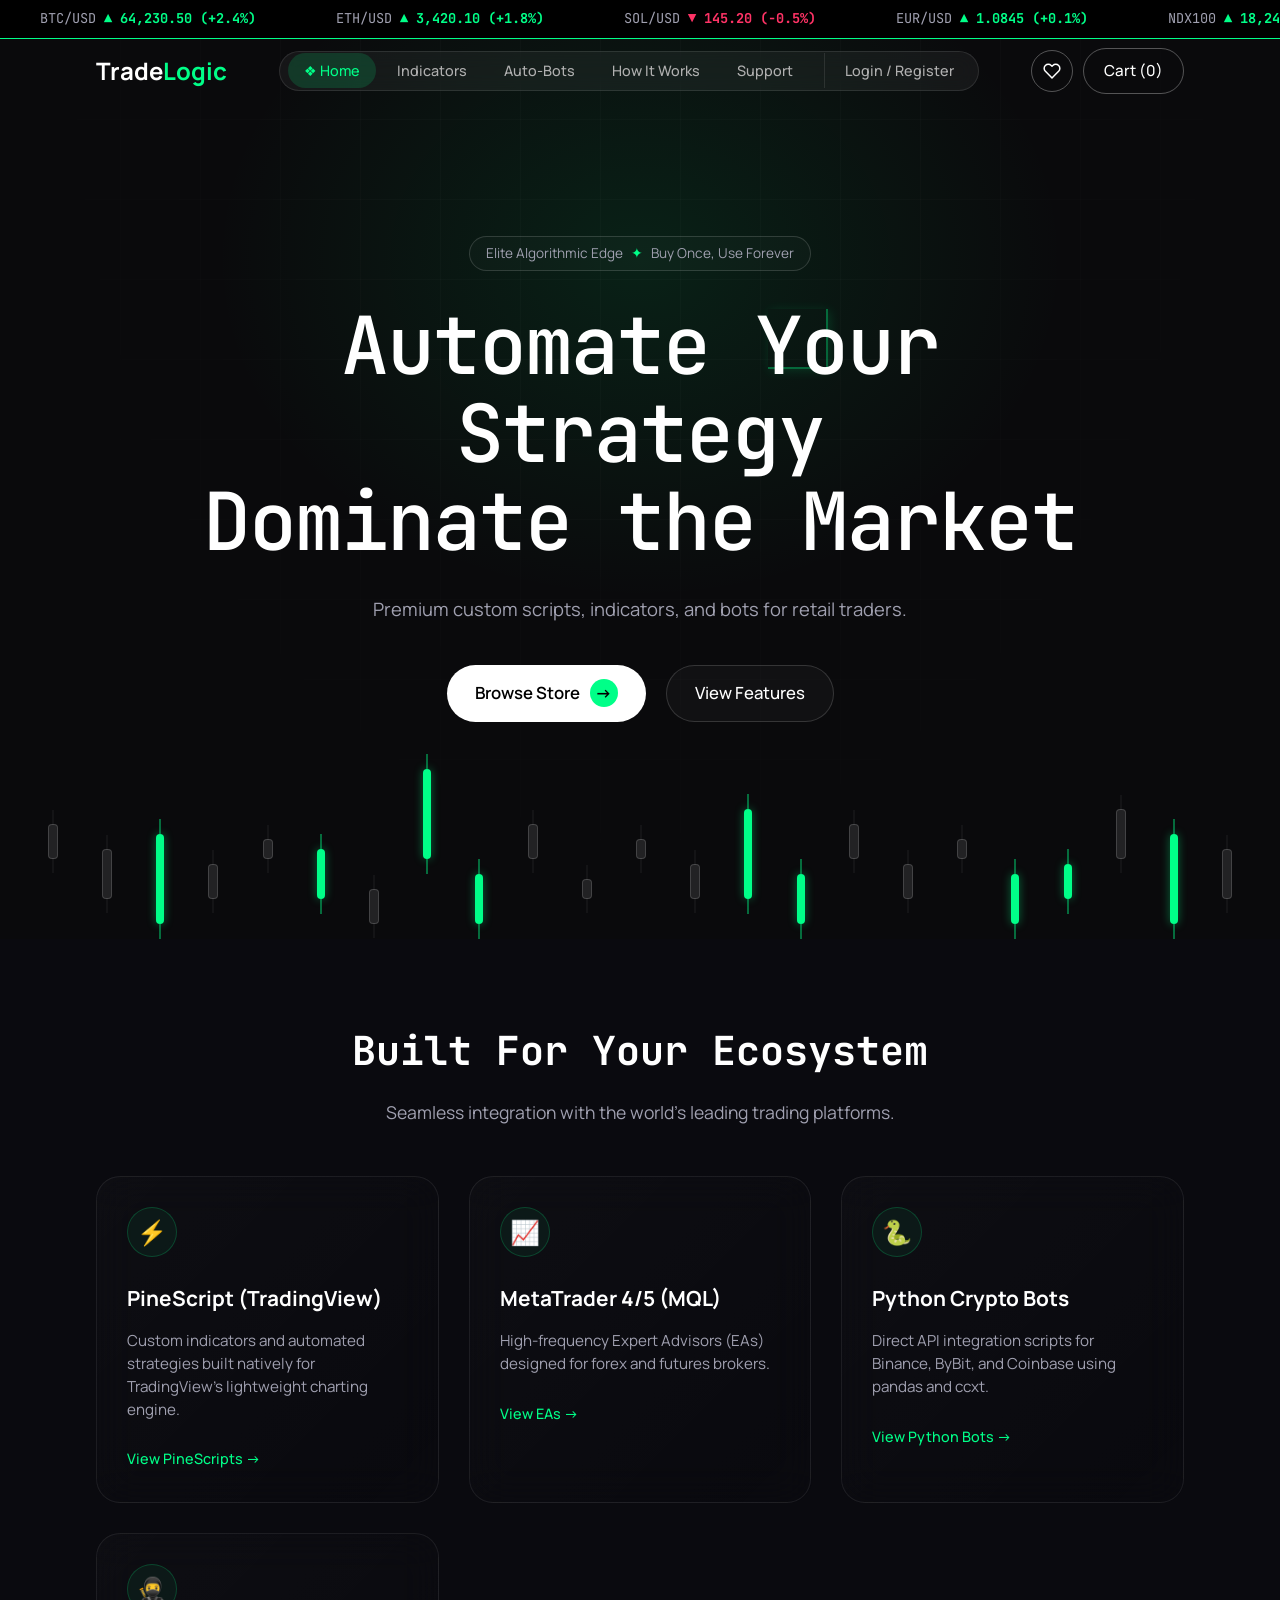
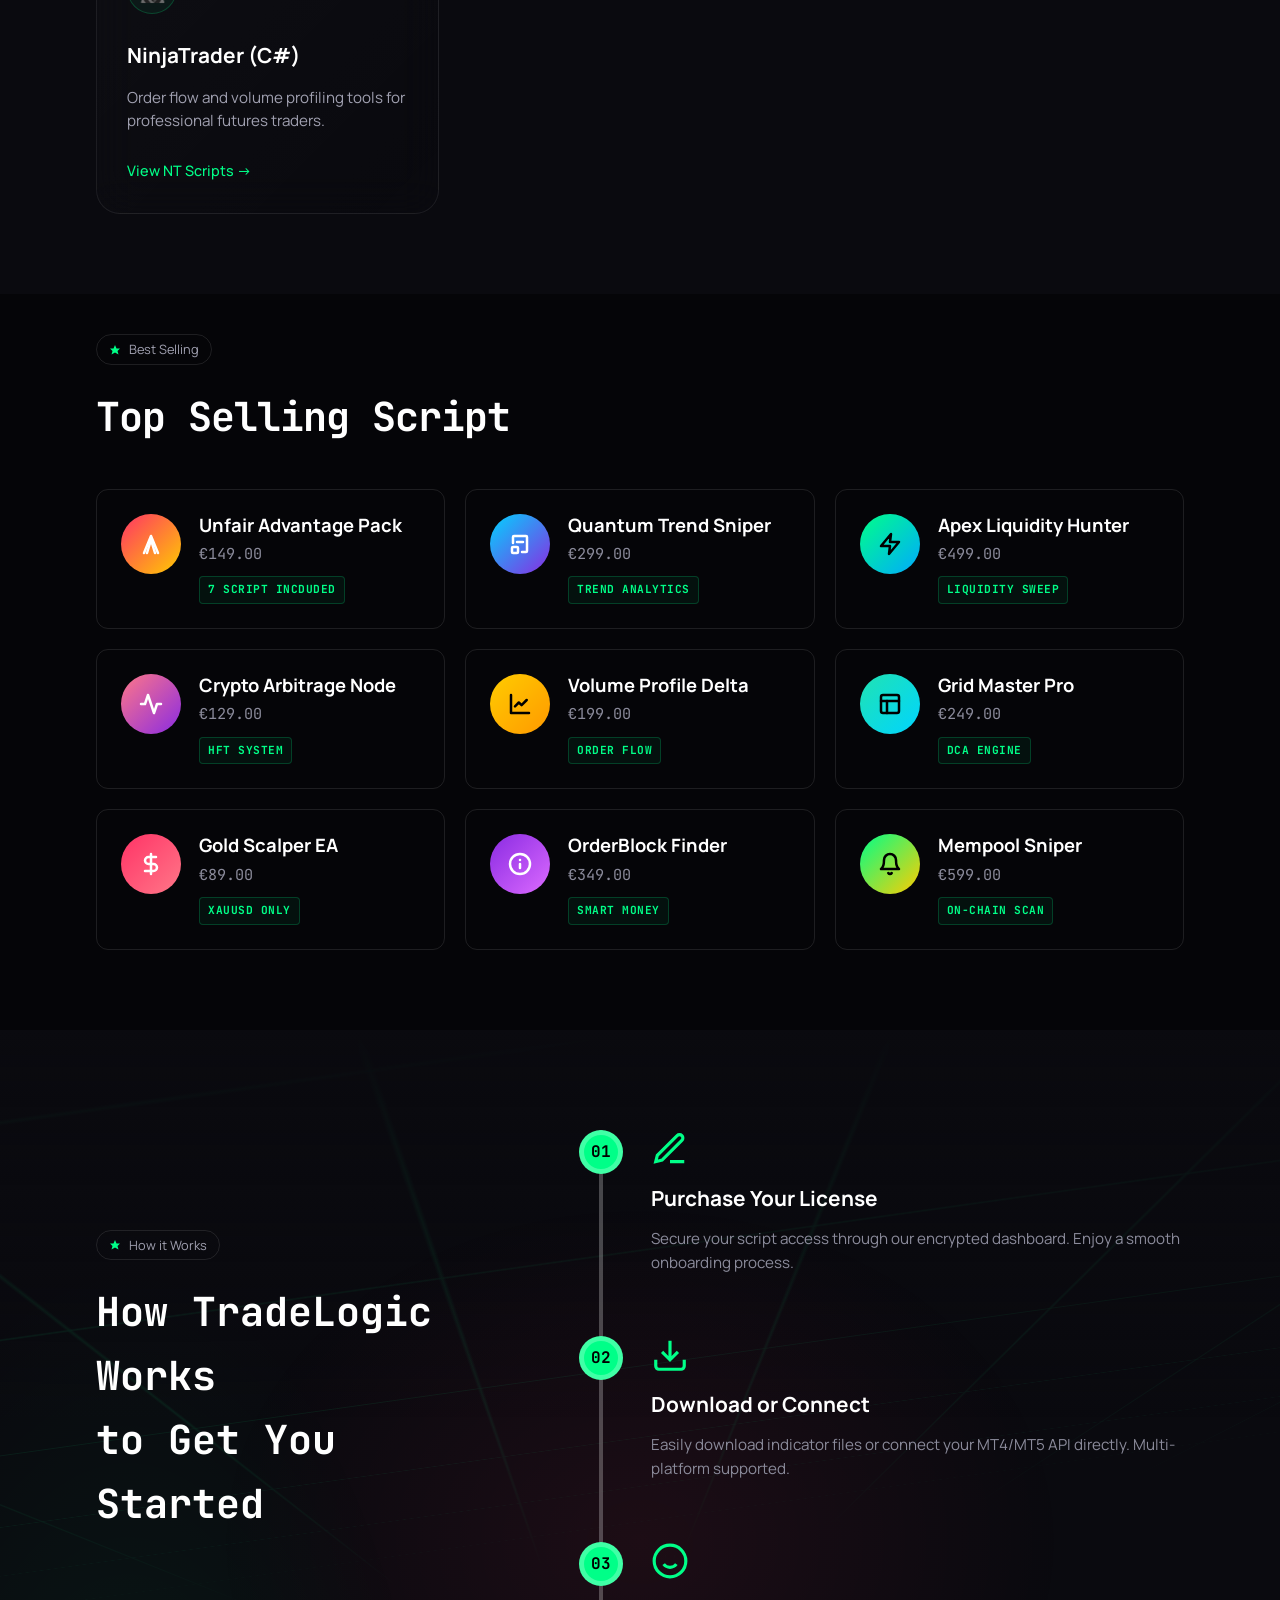
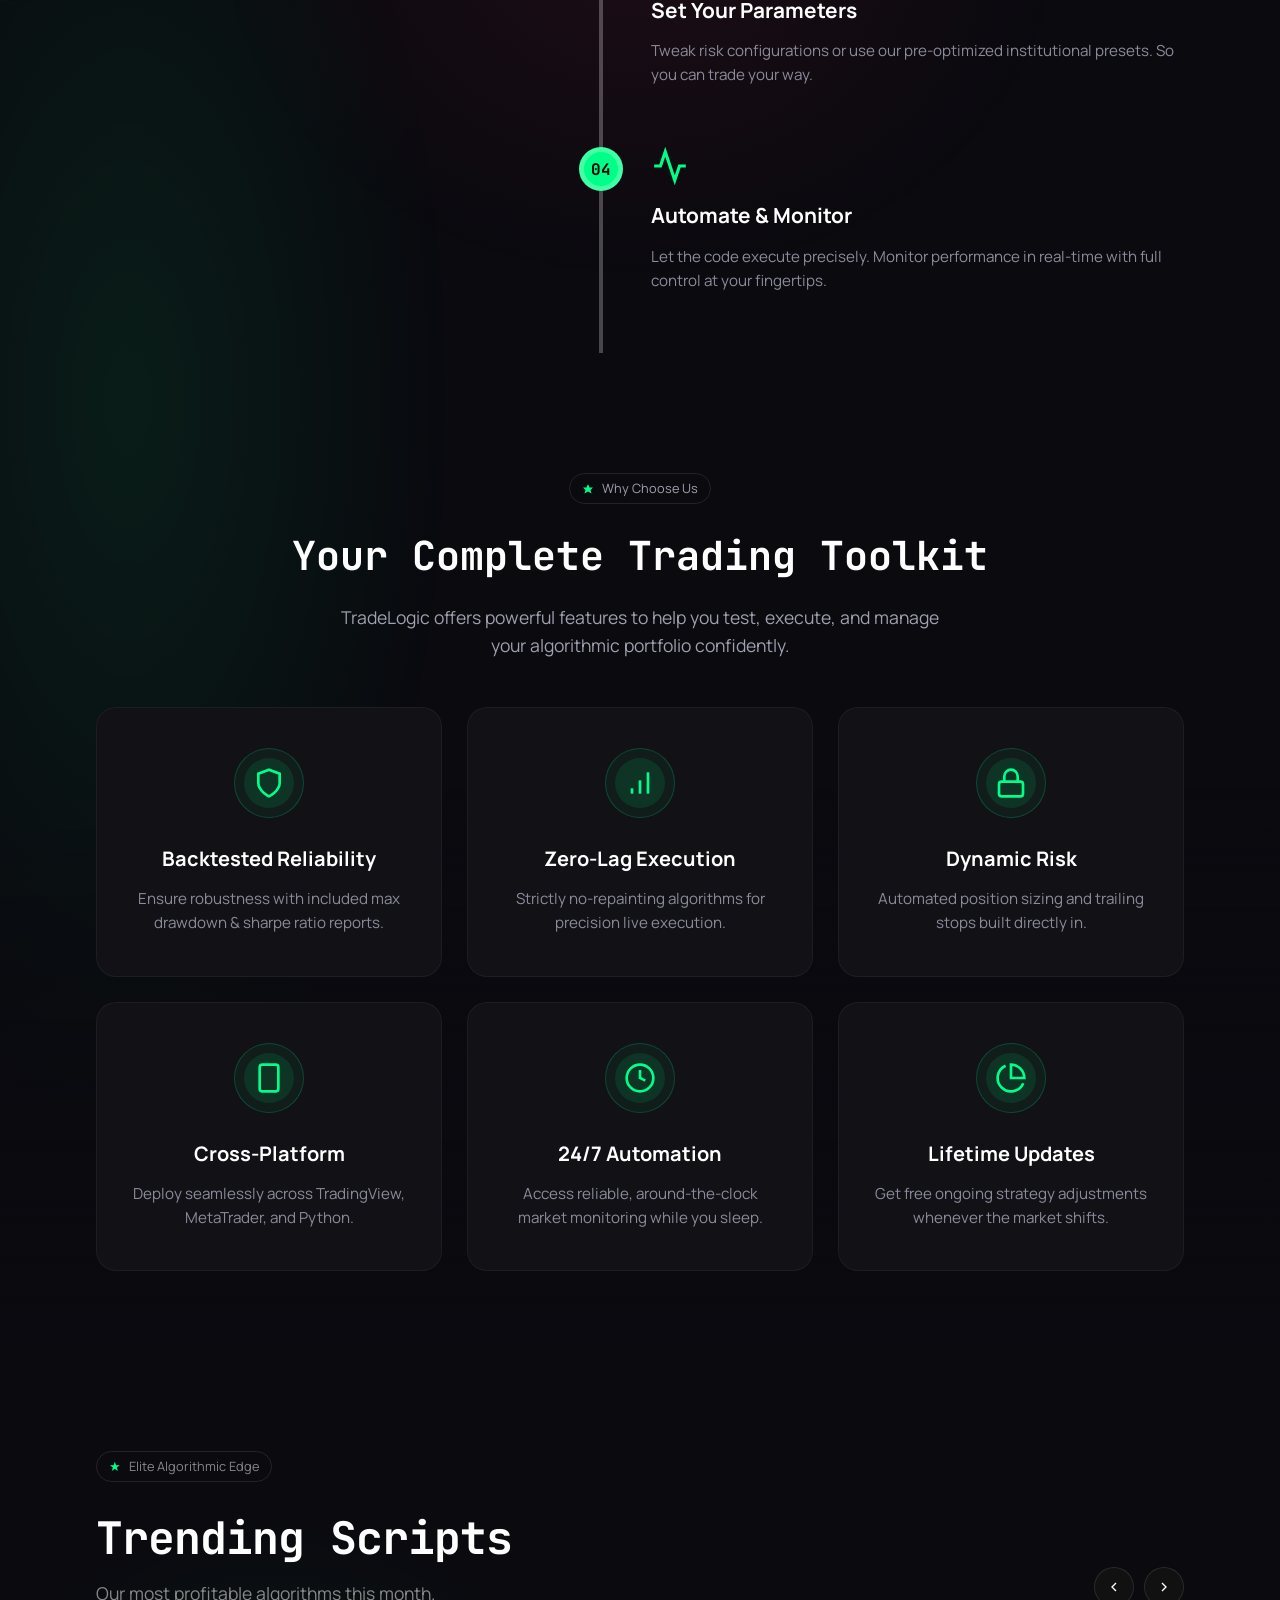
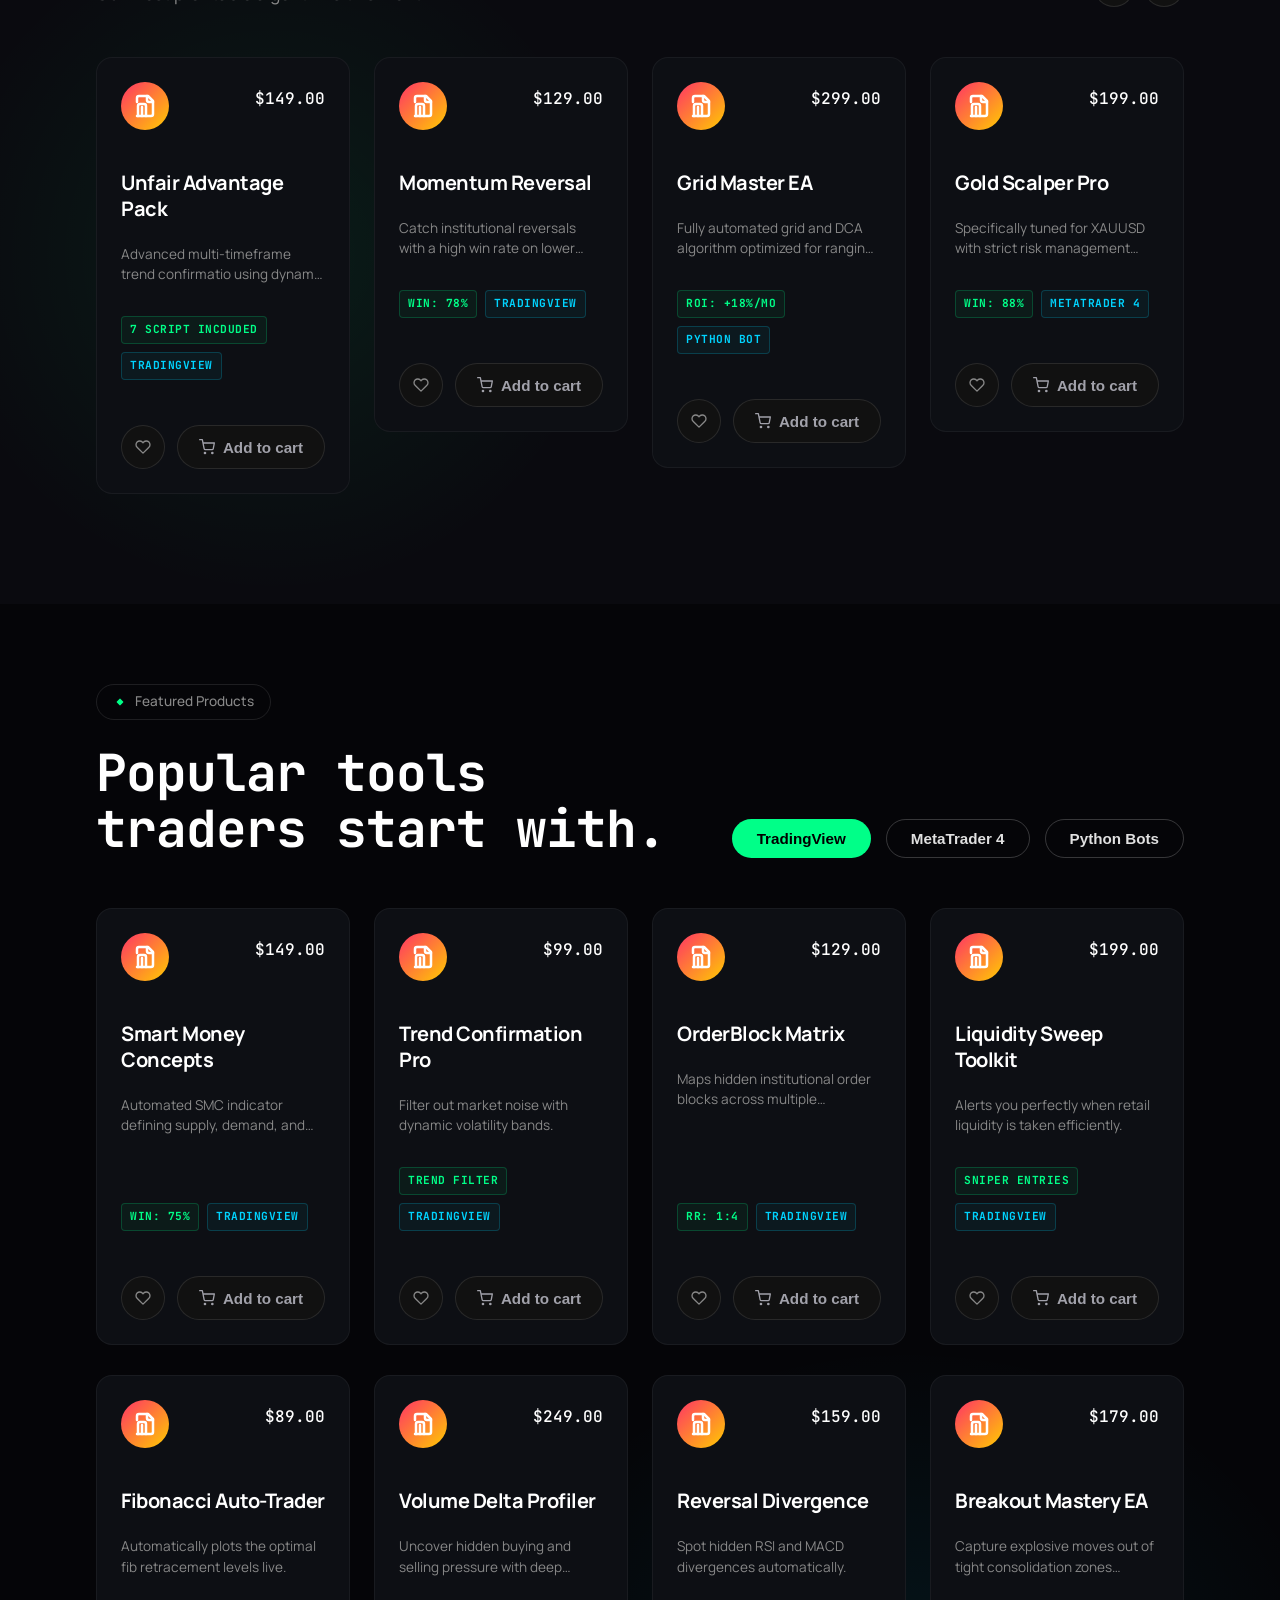
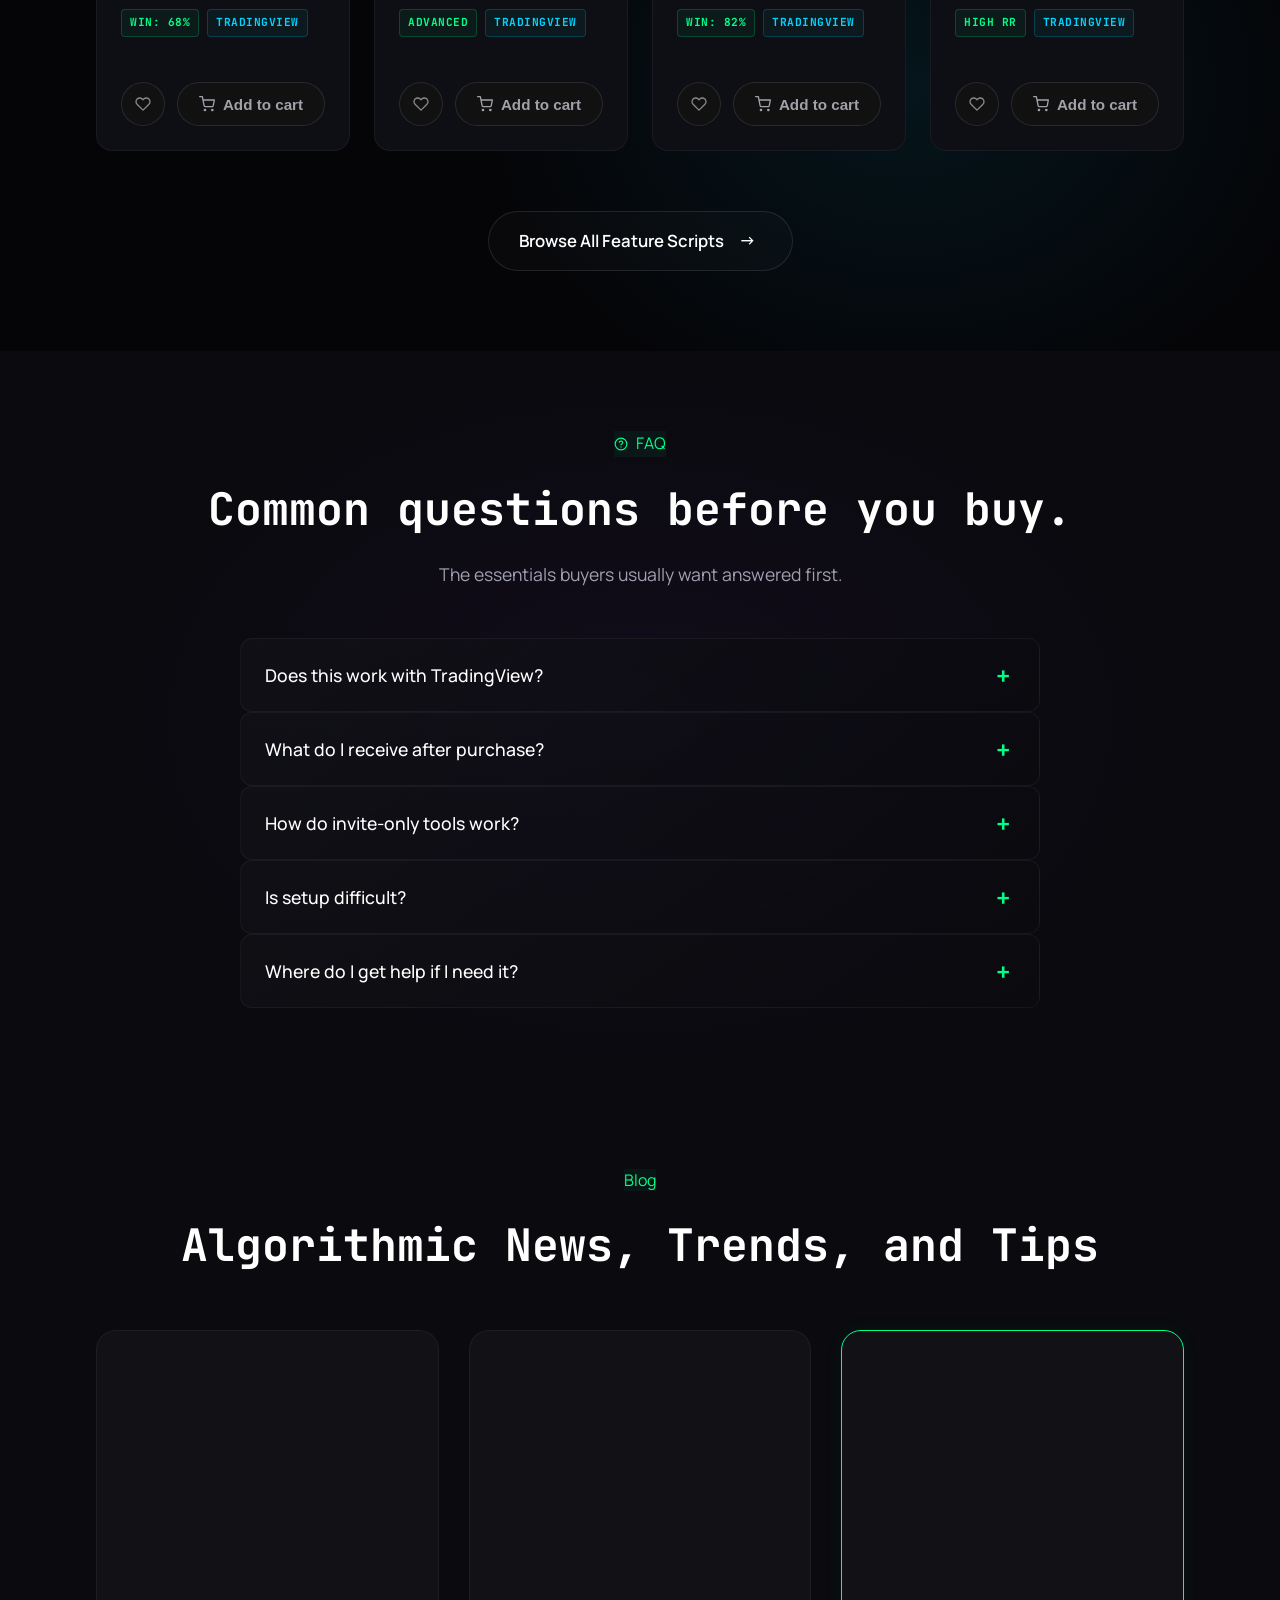
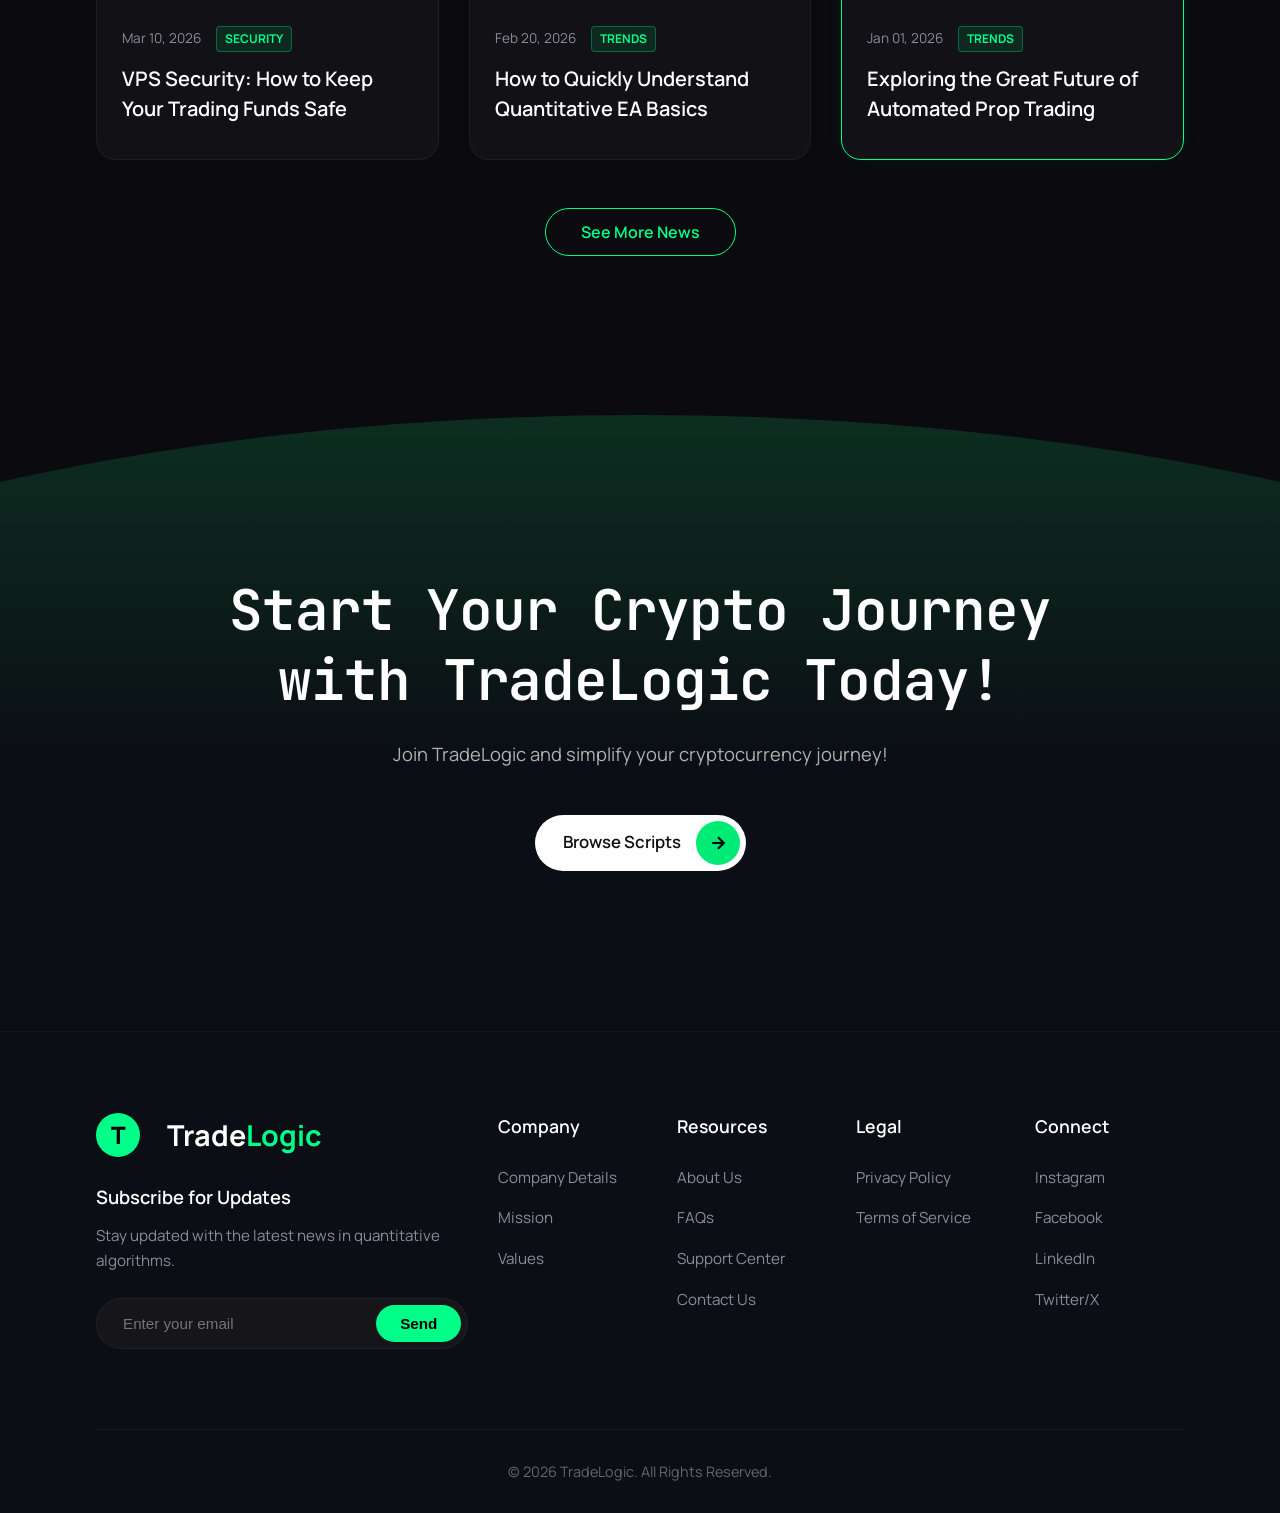
<file: index.html>
<!DOCTYPE html>
<html lang="en">
<head>
    <meta charset="UTF-8">
    <meta name="viewport" content="width=device-width, initial-scale=1.0">
    <title>TradeLogic Scripts | Premium Algorithmic Trading Software</title>
    <meta name="description" content="Elevate your trading edge with our premium, high-performance automated scripts and indicators for TradingView, MetaTrader, and Python.">
    <!-- Google Fonts: Manrope for UI logic, Space Mono for numeric & code details -->
    <link href="https://fonts.googleapis.com/css2?family=JetBrains+Mono:wght@400;500;700;800&family=Manrope:wght@400;500;600;700;800&display=swap" rel="stylesheet">
    <link rel="stylesheet" href="styles.css">
</head>
<body>
    <!-- Live Ticker Tape Simulator -->
    <div class="ticker-wrap">
        <div class="ticker">
            <div class="ticker-item">BTC/USD <span class="up">▲ 64,230.50 (+2.4%)</span></div>
            <div class="ticker-item">ETH/USD <span class="up">▲ 3,420.10 (+1.8%)</span></div>
            <div class="ticker-item">SOL/USD <span class="down">▼ 145.20 (-0.5%)</span></div>
            <div class="ticker-item">EUR/USD <span class="up">▲ 1.0845 (+0.1%)</span></div>
            <div class="ticker-item">NDX100 <span class="up">▲ 18,240.75 (+1.2%)</span></div>
            <div class="ticker-item">XAU/USD <span class="down">▼ 2,340.10 (-0.3%)</span></div>
            <div class="ticker-item">BTC/USD <span class="up">▲ 64,230.50 (+2.4%)</span></div>
            <div class="ticker-item">ETH/USD <span class="up">▲ 3,420.10 (+1.8%)</span></div>
        </div>
    </div>

    <!-- Navigation -->
    <nav class="navbar updated-nav" style="padding: 12px 0;">
        <div class="container nav-container updated-nav-container">
            <div class="logo">
                <span class="logo-text">Trade<span class="highlight">Logic</span></span> 
            </div>
            
            <div class="nav-pill-wrapper">
                <ul class="nav-links">
                    <li><a href="#home" class="active">❖ Home</a></li>
                    <li><a href="#featured">Indicators</a></li>
                    <li><a href="#featured">Auto-Bots</a></li>
                    <li><a href="#how-it-works">How It Works</a></li>
                    <li><a href="#support">Support</a></li>
                    <li><a href="#login" class="nav-login">Login / Register</a></li>
                </ul>
            </div>
            
            <div class="nav-actions">
                <a href="#wishlist" class="btn btn-outline-pill nav-icon-btn" aria-label="Wishlist" style="padding: 0; width: 42px; height: 42px; display: flex; align-items: center; justify-content: center; border-radius: 50%;">
                    <svg xmlns="http://www.w3.org/2000/svg" width="18" height="18" viewBox="0 0 24 24" fill="none" stroke="currentColor" stroke-width="2" stroke-linecap="round" stroke-linejoin="round"><path d="M20.84 4.61a5.5 5.5 0 0 0-7.78 0L12 5.67l-1.06-1.06a5.5 5.5 0 0 0-7.78 7.78l1.06 1.06L12 21.23l7.78-7.78 1.06-1.06a5.5 5.5 0 0 0 0-7.78z"></path></svg>
                </a>
                <a href="#cart" class="btn btn-outline-pill">Cart (0)</a>
            </div>
        </div>
    </nav>

    <!-- Hero Section -->
    <section id="home" class="hero updated-hero">
        <div class="hero-glow"></div>
        <div class="hero-grid-bg">
            <div class="grid-cross"></div>
        </div>
        
        <div class="container hero-content text-center">
            <div class="badge-pill">
                Elite Algorithmic Edge <span class="highlight-star">✦</span> Buy Once, Use Forever
            </div>
            
            <h1 class="hero-title">Automate Your Strategy<br>Dominate the Market</h1>
            <p class="hero-subtitle">Premium custom scripts, indicators, and bots for retail traders.</p>
            
            <div class="hero-cta">
                <a href="#featured" class="btn btn-white-pill btn-large">Browse Store <span class="btn-icon">&rarr;</span></a>
                <a href="#how-it-works" class="btn btn-outline-pill btn-large outline-dark">View Features</a>
            </div>
        </div>
        
        <!-- Candlestick Decoration -->
        <div class="candlestick-decoration">
            <div class="candle c-faint h-sm offset-high"></div>
            <div class="candle c-faint h-md offset-mid"></div>
            <div class="candle c-bright h-lg offset-low"></div>
            <div class="candle c-faint h-sm offset-mid"></div>
            <div class="candle c-faint h-xs offset-high"></div>
            <div class="candle c-bright h-md offset-mid"></div>
            <div class="candle c-faint h-sm offset-low"></div>
            <div class="candle c-bright h-lg offset-high"></div>
            <div class="candle c-bright h-md offset-low"></div>
            <div class="candle c-faint h-sm offset-high"></div>
            <div class="candle c-faint h-xs offset-mid"></div>
            <div class="candle c-faint h-xs offset-high"></div>
            <div class="candle c-faint h-sm offset-mid"></div>
            <div class="candle c-bright h-lg offset-mid"></div>
            <div class="candle c-bright h-md offset-low"></div>
            <div class="candle c-faint h-sm offset-high"></div>
            <div class="candle c-faint h-sm offset-mid"></div>
            <div class="candle c-faint h-xs offset-high"></div>
            <div class="candle c-bright h-md offset-low"></div>
            <div class="candle c-bright h-sm offset-mid"></div>
            <div class="candle c-faint h-md offset-high"></div>
            <div class="candle c-bright h-lg offset-low"></div>
            <div class="candle c-faint h-md offset-mid"></div>
        </div>
    </section>

    <!-- Categories Section -->
    <section id="categories" class="categories section">
        <div class="container">
            <div class="section-header text-center">
                <h2 class="section-title">Built For Your Ecosystem</h2>
                <p class="section-subtitle">Seamless integration with the world's leading trading platforms.</p>
            </div>
            <div class="category-grid">
                <div class="category-card pine-script">
                    <div class="card-icon">⚡</div>
                    <h3>PineScript (TradingView)</h3>
                    <p>Custom indicators and automated strategies built natively for TradingView's lightweight charting engine.</p>
                    <a href="#" class="card-link">View PineScripts &rarr;</a>
                </div>
                <div class="category-card metatrader">
                    <div class="card-icon">📈</div>
                    <h3>MetaTrader 4/5 (MQL)</h3>
                    <p>High-frequency Expert Advisors (EAs) designed for forex and futures brokers.</p>
                    <a href="#" class="card-link">View EAs &rarr;</a>
                </div>
                <div class="category-card python">
                    <div class="card-icon">🐍</div>
                    <h3>Python Crypto Bots</h3>
                    <p>Direct API integration scripts for Binance, ByBit, and Coinbase using pandas and ccxt.</p>
                    <a href="#" class="card-link">View Python Bots &rarr;</a>
                </div>
                <div class="category-card ninjatrader">
                    <div class="card-icon">🥷</div>
                    <h3>NinjaTrader (C#)</h3>
                    <p>Order flow and volume profiling tools for professional futures traders.</p>
                    <a href="#" class="card-link">View NT Scripts &rarr;</a>
                </div>
            </div>
        </div>
    </section>

    <!-- Top Selling Section -->
    <section id="top-selling" class="top-selling-section section bg-darker" style="padding-top: 40px; padding-bottom: 80px;">
        <div class="container">
            <div class="badge-pill" style="display:inline-flex; align-items:center; gap:8px; background:transparent; border: 1px solid rgba(255,255,255,0.1); padding: 4px 12px; font-size: 0.8rem; margin-bottom: 20px;">
                <svg width="12" height="12" viewBox="0 0 24 24" fill="var(--primary-neon)"><polygon points="12 2 15 9 22 9 17 14 19 21 12 17 5 21 7 14 2 9 9 9 12 2"></polygon></svg> Best Selling
            </div>
            <h2 class="section-title" style="font-family: var(--font-code); font-size: 2.5rem; letter-spacing: -1px; margin-bottom: 40px;">Top Selling Script</h2>
            
            <div class="h-prop-grid">
                <!-- Card 1 -->
                <div class="h-prop-card">
                    <div class="h-prop-icon" style="background: linear-gradient(135deg, #ff3366, #ffcc00);">
                        <svg width="24" height="24" viewBox="0 0 24 24" fill="none" stroke="white" stroke-width="2.5" stroke-linecap="round" stroke-linejoin="round"><path d="M8 21L12 8l4 13"/><path d="M5 21l7-17 7 17"/></svg>
                    </div>
                    <div class="h-prop-content">
                        <h3 class="h-prop-title">Unfair Advantage Pack</h3>
                        <span class="h-prop-price">€149.00</span>
                        <div class="h-prop-badges">
                            <span class="prop-badge green">7 SCRIPT INCDUDED</span>
                        </div>
                    </div>
                    <button class="h-prop-cart-btn" aria-label="Add to cart"><svg xmlns="http://www.w3.org/2000/svg" viewBox="0 0 24 24" fill="none" stroke="currentColor" stroke-width="2" stroke-linecap="round" stroke-linejoin="round"><circle cx="9" cy="21" r="1"></circle><circle cx="20" cy="21" r="1"></circle><path d="M1 1h4l2.68 13.39a2 2 0 0 0 2 1.61h9.72a2 2 0 0 0 2-1.61L23 6H6"></path></svg></button>
                </div>
                <!-- Card 2 -->
                <div class="h-prop-card">
                    <div class="h-prop-icon" style="background: linear-gradient(135deg, #00d4ff, #8a2be2);">
                        <svg width="24" height="24" viewBox="0 0 24 24" fill="none" stroke="white" stroke-width="2.5" stroke-linecap="round" stroke-linejoin="round"><path d="M5 21a1 1 0 01-1-1v-4a1 1 0 011-1h4a1 1 0 011 1v4a1 1 0 01-1 1H5z"/><path d="M5 11V5a1 1 0 011-1h12a1 1 0 011 1v14a1 1 0 01-1 1h-4"/><path d="M9 10h6"/></svg>
                    </div>
                    <div class="h-prop-content">
                        <h3 class="h-prop-title">Quantum Trend Sniper</h3>
                        <span class="h-prop-price">€299.00</span>
                        <div class="h-prop-badges">
                            <span class="prop-badge green">TREND ANALYTICS</span>
                        </div>
                    </div>
                    <button class="h-prop-cart-btn" aria-label="Add to cart"><svg xmlns="http://www.w3.org/2000/svg" viewBox="0 0 24 24" fill="none" stroke="currentColor" stroke-width="2" stroke-linecap="round" stroke-linejoin="round"><circle cx="9" cy="21" r="1"></circle><circle cx="20" cy="21" r="1"></circle><path d="M1 1h4l2.68 13.39a2 2 0 0 0 2 1.61h9.72a2 2 0 0 0 2-1.61L23 6H6"></path></svg></button>
                </div>
                <!-- Card 3 -->
                <div class="h-prop-card">
                    <div class="h-prop-icon" style="background: linear-gradient(135deg, #00ff88, #00aaff);">
                        <svg width="24" height="24" viewBox="0 0 24 24" fill="none" stroke="black" stroke-width="2.5" stroke-linecap="round" stroke-linejoin="round"><polygon points="13 2 3 14 12 14 11 22 21 10 12 10 13 2"></polygon></svg>
                    </div>
                    <div class="h-prop-content">
                        <h3 class="h-prop-title">Apex Liquidity Hunter</h3>
                        <span class="h-prop-price">€499.00</span>
                        <div class="h-prop-badges">
                            <span class="prop-badge green">LIQUIDITY SWEEP</span>
                        </div>
                    </div>
                    <button class="h-prop-cart-btn" aria-label="Add to cart"><svg xmlns="http://www.w3.org/2000/svg" viewBox="0 0 24 24" fill="none" stroke="currentColor" stroke-width="2" stroke-linecap="round" stroke-linejoin="round"><circle cx="9" cy="21" r="1"></circle><circle cx="20" cy="21" r="1"></circle><path d="M1 1h4l2.68 13.39a2 2 0 0 0 2 1.61h9.72a2 2 0 0 0 2-1.61L23 6H6"></path></svg></button>
                </div>
                <!-- Card 4 -->
                <div class="h-prop-card">
                    <div class="h-prop-icon" style="background: linear-gradient(135deg, #ff7788, #8a2be2);">
                        <svg width="24" height="24" viewBox="0 0 24 24" fill="none" stroke="white" stroke-width="2.5" stroke-linecap="round" stroke-linejoin="round"><polyline points="22 12 18 12 15 21 9 3 6 12 2 12"></polyline></svg>
                    </div>
                    <div class="h-prop-content">
                        <h3 class="h-prop-title">Crypto Arbitrage Node</h3>
                        <span class="h-prop-price">€129.00</span>
                        <div class="h-prop-badges">
                            <span class="prop-badge green">HFT SYSTEM</span>
                        </div>
                    </div>
                    <button class="h-prop-cart-btn" aria-label="Add to cart"><svg xmlns="http://www.w3.org/2000/svg" viewBox="0 0 24 24" fill="none" stroke="currentColor" stroke-width="2" stroke-linecap="round" stroke-linejoin="round"><circle cx="9" cy="21" r="1"></circle><circle cx="20" cy="21" r="1"></circle><path d="M1 1h4l2.68 13.39a2 2 0 0 0 2 1.61h9.72a2 2 0 0 0 2-1.61L23 6H6"></path></svg></button>
                </div>
                <!-- Card 5 -->
                <div class="h-prop-card">
                    <div class="h-prop-icon" style="background: linear-gradient(135deg, #ffcc00, #ff9900);">
                        <svg width="24" height="24" viewBox="0 0 24 24" fill="none" stroke="black" stroke-width="2.5" stroke-linecap="round" stroke-linejoin="round"><path d="M3 3v18h18"/><path d="M18.7 8l-5.1 5.2-2.8-2.7L7 14.3"/></svg>
                    </div>
                    <div class="h-prop-content">
                        <h3 class="h-prop-title">Volume Profile Delta</h3>
                        <span class="h-prop-price">€199.00</span>
                        <div class="h-prop-badges">
                            <span class="prop-badge green">ORDER FLOW</span>
                        </div>
                    </div>
                    <button class="h-prop-cart-btn" aria-label="Add to cart"><svg xmlns="http://www.w3.org/2000/svg" viewBox="0 0 24 24" fill="none" stroke="currentColor" stroke-width="2" stroke-linecap="round" stroke-linejoin="round"><circle cx="9" cy="21" r="1"></circle><circle cx="20" cy="21" r="1"></circle><path d="M1 1h4l2.68 13.39a2 2 0 0 0 2 1.61h9.72a2 2 0 0 0 2-1.61L23 6H6"></path></svg></button>
                </div>
                <!-- Card 6 -->
                <div class="h-prop-card">
                    <div class="h-prop-icon" style="background: linear-gradient(135deg, #20e3b2, #00d4ff);">
                        <svg width="24" height="24" viewBox="0 0 24 24" fill="none" stroke="black" stroke-width="2.5" stroke-linecap="round" stroke-linejoin="round"><rect x="3" y="3" width="18" height="18" rx="2" ry="2"/><line x1="3" y1="9" x2="21" y2="9"/><line x1="9" y1="21" x2="9" y2="9"/></svg>
                    </div>
                    <div class="h-prop-content">
                        <h3 class="h-prop-title">Grid Master Pro</h3>
                        <span class="h-prop-price">€249.00</span>
                        <div class="h-prop-badges">
                            <span class="prop-badge green">DCA ENGINE</span>
                        </div>
                    </div>
                    <button class="h-prop-cart-btn" aria-label="Add to cart"><svg xmlns="http://www.w3.org/2000/svg" viewBox="0 0 24 24" fill="none" stroke="currentColor" stroke-width="2" stroke-linecap="round" stroke-linejoin="round"><circle cx="9" cy="21" r="1"></circle><circle cx="20" cy="21" r="1"></circle><path d="M1 1h4l2.68 13.39a2 2 0 0 0 2 1.61h9.72a2 2 0 0 0 2-1.61L23 6H6"></path></svg></button>
                </div>
                <!-- Card 7 -->
                <div class="h-prop-card">
                    <div class="h-prop-icon" style="background: linear-gradient(135deg, #ff3366, #ff7788);">
                        <svg width="24" height="24" viewBox="0 0 24 24" fill="none" stroke="white" stroke-width="2.5" stroke-linecap="round" stroke-linejoin="round"><path d="M12 2v20M17 5H9.5a3.5 3.5 0 0 0 0 7h5a3.5 3.5 0 0 1 0 7H6"/></svg>
                    </div>
                    <div class="h-prop-content">
                        <h3 class="h-prop-title">Gold Scalper EA</h3>
                        <span class="h-prop-price">€89.00</span>
                        <div class="h-prop-badges">
                            <span class="prop-badge green">XAUUSD ONLY</span>
                        </div>
                    </div>
                    <button class="h-prop-cart-btn" aria-label="Add to cart"><svg xmlns="http://www.w3.org/2000/svg" viewBox="0 0 24 24" fill="none" stroke="currentColor" stroke-width="2" stroke-linecap="round" stroke-linejoin="round"><circle cx="9" cy="21" r="1"></circle><circle cx="20" cy="21" r="1"></circle><path d="M1 1h4l2.68 13.39a2 2 0 0 0 2 1.61h9.72a2 2 0 0 0 2-1.61L23 6H6"></path></svg></button>
                </div>
                <!-- Card 8 -->
                <div class="h-prop-card">
                    <div class="h-prop-icon" style="background: linear-gradient(135deg, #8a2be2, #db6aff);">
                        <svg width="24" height="24" viewBox="0 0 24 24" fill="none" stroke="white" stroke-width="2.5" stroke-linecap="round" stroke-linejoin="round"><circle cx="12" cy="12" r="10"/><path d="M12 16v-4"/><path d="M12 8h.01"/></svg>
                    </div>
                    <div class="h-prop-content">
                        <h3 class="h-prop-title">OrderBlock Finder</h3>
                        <span class="h-prop-price">€349.00</span>
                        <div class="h-prop-badges">
                            <span class="prop-badge green">SMART MONEY</span>
                        </div>
                    </div>
                    <button class="h-prop-cart-btn" aria-label="Add to cart"><svg xmlns="http://www.w3.org/2000/svg" viewBox="0 0 24 24" fill="none" stroke="currentColor" stroke-width="2" stroke-linecap="round" stroke-linejoin="round"><circle cx="9" cy="21" r="1"></circle><circle cx="20" cy="21" r="1"></circle><path d="M1 1h4l2.68 13.39a2 2 0 0 0 2 1.61h9.72a2 2 0 0 0 2-1.61L23 6H6"></path></svg></button>
                </div>
                <!-- Card 9 -->
                <div class="h-prop-card">
                    <div class="h-prop-icon" style="background: linear-gradient(135deg, #00ff88, #ffcc00);">
                        <svg width="24" height="24" viewBox="0 0 24 24" fill="none" stroke="black" stroke-width="2.5" stroke-linecap="round" stroke-linejoin="round"><path d="M18 8A6 6 0 0 0 6 8c0 7-3 9-3 9h18s-3-2-3-9"></path><path d="M13.73 21a2 2 0 0 1-3.46 0"></path></svg>
                    </div>
                    <div class="h-prop-content">
                        <h3 class="h-prop-title">Mempool Sniper</h3>
                        <span class="h-prop-price">€599.00</span>
                        <div class="h-prop-badges">
                            <span class="prop-badge green">ON-CHAIN SCAN</span>
                        </div>
                    </div>
                    <button class="h-prop-cart-btn" aria-label="Add to cart"><svg xmlns="http://www.w3.org/2000/svg" viewBox="0 0 24 24" fill="none" stroke="currentColor" stroke-width="2" stroke-linecap="round" stroke-linejoin="round"><circle cx="9" cy="21" r="1"></circle><circle cx="20" cy="21" r="1"></circle><path d="M1 1h4l2.68 13.39a2 2 0 0 0 2 1.61h9.72a2 2 0 0 0 2-1.61L23 6H6"></path></svg></button>
                </div>
            </div>
        </div>
    </section>


    <!-- Combined Redesigned Sections Wrap -->
    <div class="crypto-toolkit-wrap section" style="position: relative; padding: 100px 0;">
        <div class="perspective-grid-bg">
            <div class="perspective-grid-inner"></div>
        </div>

        <!-- How It Works Section -->
        <section id="how-it-works" class="timeline-section" style="position: relative; z-index: 2; margin-bottom: 120px;">
            <div class="container timeline-container">
                <div class="timeline-left">
                    <div class="badge-pill" style="display:inline-flex; align-items:center; gap:8px; background:transparent; border: 1px solid rgba(255,255,255,0.1); padding: 4px 12px; font-size: 0.8rem; margin-bottom: 20px;">
                        <svg width="12" height="12" viewBox="0 0 24 24" fill="var(--primary-neon)"><polygon points="12 2 15 9 22 9 17 14 19 21 12 17 5 21 7 14 2 9 9 9 12 2"></polygon></svg> How it Works
                    </div>
                    <h2 class="section-title">How TradeLogic Works<br>to Get You Started</h2>
                </div>
                
                <div class="timeline-right">
                    <div class="timeline-line"></div>
                    
                    <div class="timeline-item">
                        <div class="timeline-marker">01</div>
                        <div class="timeline-content">
                            <div class="timeline-icon"><svg viewBox="0 0 24 24" fill="none" stroke="currentColor" stroke-width="2"><path d="M12 20h9M16.5 3.5a2.121 2.121 0 0 1 3 3L7 19l-4 1 1-4L16.5 3.5z"></path></svg></div>
                            <h3>Purchase Your License</h3>
                            <p>Secure your script access through our encrypted dashboard. Enjoy a smooth onboarding process.</p>
                        </div>
                    </div>
                    
                    <div class="timeline-item">
                        <div class="timeline-marker">02</div>
                        <div class="timeline-content">
                            <div class="timeline-icon"><svg viewBox="0 0 24 24" fill="none" stroke="currentColor" stroke-width="2"><path d="M21 15v4a2 2 0 0 1-2 2H5a2 2 0 0 1-2-2v-4M7 10l5 5 5-5M12 15V3"></path></svg></div>
                            <h3>Download or Connect</h3>
                            <p>Easily download indicator files or connect your MT4/MT5 API directly. Multi-platform supported.</p>
                        </div>
                    </div>
                    
                    <div class="timeline-item">
                        <div class="timeline-marker">03</div>
                        <div class="timeline-content">
                            <div class="timeline-icon"><svg viewBox="0 0 24 24" fill="none" stroke="currentColor" stroke-width="2"><circle cx="12" cy="12" r="10"></circle><path d="M8 14s1.5 2 4 2 4-2 4-2"></path><line x1="9" y1="9" x2="9.01" y2="9"></line><line x1="15" y1="9" x2="15.01" y2="9"></line></svg></div>
                            <h3>Set Your Parameters</h3>
                            <p>Tweak risk configurations or use our pre-optimized institutional presets. So you can trade your way.</p>
                        </div>
                    </div>
                    
                    <div class="timeline-item">
                        <div class="timeline-marker">04</div>
                        <div class="timeline-content">
                            <div class="timeline-icon"><svg viewBox="0 0 24 24" fill="none" stroke="currentColor" stroke-width="2"><polyline points="22 12 18 12 15 21 9 3 6 12 2 12"></polyline></svg></div>
                            <h3>Automate & Monitor</h3>
                            <p>Let the code execute precisely. Monitor performance in real-time with full control at your fingertips.</p>
                        </div>
                    </div>
                </div>
            </div>
        </section>

        <!-- Why Choose Us Section -->
        <section id="why-choose-us" class="toolkit-section" style="position: relative; z-index: 2;">
            <div class="container">
                <div class="text-center mb-5">
                    <div class="badge-pill mx-auto" style="display:inline-flex; align-items:center; gap:8px; background:transparent; border: 1px solid rgba(255,255,255,0.1); padding: 4px 12px; font-size: 0.8rem; margin-bottom: 20px;">
                        <svg width="12" height="12" viewBox="0 0 24 24" fill="var(--primary-neon)"><polygon points="12 2 15 9 22 9 17 14 19 21 12 17 5 21 7 14 2 9 9 9 12 2"></polygon></svg> Why Choose Us
                    </div>
                    <h2 class="section-title">Your Complete Trading Toolkit</h2>
                    <p class="section-subtitle" style="max-width: 600px; margin: 0 auto;">TradeLogic offers powerful features to help you test, execute, and manage your algorithmic portfolio confidently.</p>
                </div>
                
                <div class="toolkit-grid">
                    <div class="toolkit-card">
                        <div class="toolkit-icon"><svg viewBox="0 0 24 24"><path d="M12 22s8-4 8-10V5l-8-3-8 3v7c0 6 8 10 8 10z" fill="none" stroke="currentColor" stroke-width="2"/></svg></div>
                        <h3>Backtested Reliability</h3>
                        <p>Ensure robustness with included max drawdown & sharpe ratio reports.</p>
                    </div>
                    <div class="toolkit-card">
                        <div class="toolkit-icon"><svg viewBox="0 0 24 24"><line x1="12" y1="20" x2="12" y2="10" stroke="currentColor" stroke-width="2"/><line x1="18" y1="20" x2="18" y2="4" stroke="currentColor" stroke-width="2"/><line x1="6" y1="20" x2="6" y2="16" stroke="currentColor" stroke-width="2"/></svg></div>
                        <h3>Zero-Lag Execution</h3>
                        <p>Strictly no-repainting algorithms for precision live execution.</p>
                    </div>
                    <div class="toolkit-card">
                        <div class="toolkit-icon"><svg viewBox="0 0 24 24"><rect x="3" y="11" width="18" height="11" rx="2" ry="2" fill="none" stroke="currentColor" stroke-width="2"/><path d="M7 11V7a5 5 0 0 1 10 0v4" fill="none" stroke="currentColor" stroke-width="2"/></svg></div>
                        <h3>Dynamic Risk</h3>
                        <p>Automated position sizing and trailing stops built directly in.</p>
                    </div>
                    <div class="toolkit-card">
                        <div class="toolkit-icon"><svg viewBox="0 0 24 24"><rect x="5" y="2" width="14" height="20" rx="2" ry="2" fill="none" stroke="currentColor" stroke-width="2"/><path d="M12 18h.01" stroke="currentColor" stroke-width="2"/></svg></div>
                        <h3>Cross-Platform</h3>
                        <p>Deploy seamlessly across TradingView, MetaTrader, and Python.</p>
                    </div>
                    <div class="toolkit-card">
                        <div class="toolkit-icon"><svg viewBox="0 0 24 24"><circle cx="12" cy="12" r="10" fill="none" stroke="currentColor" stroke-width="2"/><polyline points="12 6 12 12 16 14" fill="none" stroke="currentColor" stroke-width="2"/></svg></div>
                        <h3>24/7 Automation</h3>
                        <p>Access reliable, around-the-clock market monitoring while you sleep.</p>
                    </div>
                    <div class="toolkit-card">
                        <div class="toolkit-icon"><svg viewBox="0 0 24 24"><path d="M21.21 15.89A10 10 0 1 1 8 2.83" fill="none" stroke="currentColor" stroke-width="2"/><path d="M22 12A10 10 0 0 0 12 2v10z" fill="none" stroke="currentColor" stroke-width="2"/></svg></div>
                        <h3>Lifetime Updates</h3>
                        <p>Get free ongoing strategy adjustments whenever the market shifts.</p>
                    </div>
                </div>
            </div>
        </section>
    </div>

    <!-- Featured Scripts Store -->
    <section id="featured" class="store section">
        <div class="container">
            <!-- Exact Original Header with Arrows -->
            <div class="section-header flex-between mb-4" style="display: flex; justify-content: space-between; align-items: flex-end; margin-bottom: 40px;">
                <div>
                    <div class="badge-pill" style="display:inline-flex; align-items:center; gap:8px; background:transparent; border: 1px solid rgba(255,255,255,0.1); padding: 4px 12px; border-radius: 40px; font-size: 0.8rem; margin-bottom: 20px; color: #888;">
                        <span style="color: var(--primary-neon);">★</span> Elite Algorithmic Edge
                    </div>
                    <h2 class="section-title" style="font-family: 'JetBrains Mono', monospace; font-size: 2.8rem; color: #fff; letter-spacing: -1px; margin-bottom: 5px;">Trending Scripts</h2>
                    <p class="section-subtitle" style="margin-bottom: 0; color: #888;">Our most profitable algorithms this month.</p>
                </div>
                <div class="nav-arrows" style="display:flex; gap:10px;">
                    <button id="trendPrevBtn" style="width:40px; height:40px; border-radius:50%; background:#111; border:1px solid rgba(255,255,255,0.1); color:white; display:flex; align-items:center; justify-content:center; cursor:pointer; transition: all 0.3s;"><svg width="16" height="16" viewBox="0 0 24 24" fill="none" stroke="currentColor" stroke-width="2"><polyline points="15 18 9 12 15 6"></polyline></svg></button>
                    <button id="trendNextBtn" style="width:40px; height:40px; border-radius:50%; background:#111; border:1px solid rgba(255,255,255,0.1); color:white; display:flex; align-items:center; justify-content:center; cursor:pointer; transition: all 0.3s;"><svg width="16" height="16" viewBox="0 0 24 24" fill="none" stroke="currentColor" stroke-width="2"><polyline points="9 18 15 12 9 6"></polyline></svg></button>
                </div>
            </div>
            
            <div class="trending-slider-container">
                <div class="trending-slider-track" id="trendingSlider">

                <div class="prop-card">
                    <div class="prop-card-top">
                        <div class="prop-icon"><svg width="24" height="24" viewBox="0 0 24 24" fill="none" stroke="white" stroke-width="2.5" stroke-linecap="round" stroke-linejoin="round"><path d="M4 22h14a2 2 0 0 0 2-2V7l-5-5H6a2 2 0 0 0-2 2v4"/><path d="M14 2v4a2 2 0 0 0 2 2h4"/><path d="M5 22V12a2 2 0 0 1 2-2h4a2 2 0 0 1 2 2v10"/><path d="M9 13v9"/></svg></div>
                        <div class="prop-price">$149.00</div>
                    </div>
                    <div class="prop-card-middle">
                        <h3 class="prop-title">Unfair Advantage Pack</h3>
                        <p class="prop-desc">Advanced multi-timeframe trend confirmatio using dynamic volatility bands.</p>
                        <div class="prop-badges">
                            <span class="prop-badge green">7 SCRIPT INCDUDED</span>
                            <span class="prop-badge cyan">TRADINGVIEW</span>
                        </div>
                    </div>
                    <div class="prop-card-bottom">
                        <button class="prop-heart-btn" aria-label="Add to wishlist"><svg xmlns="http://www.w3.org/2000/svg" width="16" height="16" viewBox="0 0 24 24" fill="none" stroke="currentColor" stroke-width="2" stroke-linecap="round" stroke-linejoin="round"><path d="M20.84 4.61a5.5 5.5 0 0 0-7.78 0L12 5.67l-1.06-1.06a5.5 5.5 0 0 0-7.78 7.78l1.06 1.06L12 21.23l7.78-7.78 1.06-1.06a5.5 5.5 0 0 0 0-7.78z"></path></svg></button>
                        <button class="prop-cart-btn" aria-label="Add to cart"><svg xmlns="http://www.w3.org/2000/svg" width="16" height="16" viewBox="0 0 24 24" fill="none" stroke="currentColor" stroke-width="2" stroke-linecap="round" stroke-linejoin="round"><circle cx="9" cy="21" r="1"></circle><circle cx="20" cy="21" r="1"></circle><path d="M1 1h4l2.68 13.39a2 2 0 0 0 2 1.61h9.72a2 2 0 0 0 2-1.61L23 6H6"></path></svg> Add to cart</button>
                    </div>
                </div>
                <div class="prop-card">
                    <div class="prop-card-top">
                        <div class="prop-icon"><svg width="24" height="24" viewBox="0 0 24 24" fill="none" stroke="white" stroke-width="2.5" stroke-linecap="round" stroke-linejoin="round"><path d="M4 22h14a2 2 0 0 0 2-2V7l-5-5H6a2 2 0 0 0-2 2v4"/><path d="M14 2v4a2 2 0 0 0 2 2h4"/><path d="M5 22V12a2 2 0 0 1 2-2h4a2 2 0 0 1 2 2v10"/><path d="M9 13v9"/></svg></div>
                        <div class="prop-price">$129.00</div>
                    </div>
                    <div class="prop-card-middle">
                        <h3 class="prop-title">Momentum Reversal</h3>
                        <p class="prop-desc">Catch institutional reversals with a high win rate on lower timeframes.</p>
                        <div class="prop-badges">
                            <span class="prop-badge green">WIN: 78%</span>
                            <span class="prop-badge cyan">TRADINGVIEW</span>
                        </div>
                    </div>
                    <div class="prop-card-bottom">
                        <button class="prop-heart-btn" aria-label="Add to wishlist"><svg xmlns="http://www.w3.org/2000/svg" width="16" height="16" viewBox="0 0 24 24" fill="none" stroke="currentColor" stroke-width="2" stroke-linecap="round" stroke-linejoin="round"><path d="M20.84 4.61a5.5 5.5 0 0 0-7.78 0L12 5.67l-1.06-1.06a5.5 5.5 0 0 0-7.78 7.78l1.06 1.06L12 21.23l7.78-7.78 1.06-1.06a5.5 5.5 0 0 0 0-7.78z"></path></svg></button>
                        <button class="prop-cart-btn" aria-label="Add to cart"><svg xmlns="http://www.w3.org/2000/svg" width="16" height="16" viewBox="0 0 24 24" fill="none" stroke="currentColor" stroke-width="2" stroke-linecap="round" stroke-linejoin="round"><circle cx="9" cy="21" r="1"></circle><circle cx="20" cy="21" r="1"></circle><path d="M1 1h4l2.68 13.39a2 2 0 0 0 2 1.61h9.72a2 2 0 0 0 2-1.61L23 6H6"></path></svg> Add to cart</button>
                    </div>
                </div>
                <div class="prop-card">
                    <div class="prop-card-top">
                        <div class="prop-icon"><svg width="24" height="24" viewBox="0 0 24 24" fill="none" stroke="white" stroke-width="2.5" stroke-linecap="round" stroke-linejoin="round"><path d="M4 22h14a2 2 0 0 0 2-2V7l-5-5H6a2 2 0 0 0-2 2v4"/><path d="M14 2v4a2 2 0 0 0 2 2h4"/><path d="M5 22V12a2 2 0 0 1 2-2h4a2 2 0 0 1 2 2v10"/><path d="M9 13v9"/></svg></div>
                        <div class="prop-price">$299.00</div>
                    </div>
                    <div class="prop-card-middle">
                        <h3 class="prop-title">Grid Master EA</h3>
                        <p class="prop-desc">Fully automated grid and DCA algorithm optimized for ranging crypto markets.</p>
                        <div class="prop-badges">
                            <span class="prop-badge green">ROI: +18%/mo</span>
                            <span class="prop-badge cyan">PYTHON BOT</span>
                        </div>
                    </div>
                    <div class="prop-card-bottom">
                        <button class="prop-heart-btn" aria-label="Add to wishlist"><svg xmlns="http://www.w3.org/2000/svg" width="16" height="16" viewBox="0 0 24 24" fill="none" stroke="currentColor" stroke-width="2" stroke-linecap="round" stroke-linejoin="round"><path d="M20.84 4.61a5.5 5.5 0 0 0-7.78 0L12 5.67l-1.06-1.06a5.5 5.5 0 0 0-7.78 7.78l1.06 1.06L12 21.23l7.78-7.78 1.06-1.06a5.5 5.5 0 0 0 0-7.78z"></path></svg></button>
                        <button class="prop-cart-btn" aria-label="Add to cart"><svg xmlns="http://www.w3.org/2000/svg" width="16" height="16" viewBox="0 0 24 24" fill="none" stroke="currentColor" stroke-width="2" stroke-linecap="round" stroke-linejoin="round"><circle cx="9" cy="21" r="1"></circle><circle cx="20" cy="21" r="1"></circle><path d="M1 1h4l2.68 13.39a2 2 0 0 0 2 1.61h9.72a2 2 0 0 0 2-1.61L23 6H6"></path></svg> Add to cart</button>
                    </div>
                </div>
                <div class="prop-card">
                    <div class="prop-card-top">
                        <div class="prop-icon"><svg width="24" height="24" viewBox="0 0 24 24" fill="none" stroke="white" stroke-width="2.5" stroke-linecap="round" stroke-linejoin="round"><path d="M4 22h14a2 2 0 0 0 2-2V7l-5-5H6a2 2 0 0 0-2 2v4"/><path d="M14 2v4a2 2 0 0 0 2 2h4"/><path d="M5 22V12a2 2 0 0 1 2-2h4a2 2 0 0 1 2 2v10"/><path d="M9 13v9"/></svg></div>
                        <div class="prop-price">$199.00</div>
                    </div>
                    <div class="prop-card-middle">
                        <h3 class="prop-title">Gold Scalper Pro</h3>
                        <p class="prop-desc">Specifically tuned for XAUUSD with strict risk management parameters and trailing stops.</p>
                        <div class="prop-badges">
                            <span class="prop-badge green">WIN: 88%</span>
                            <span class="prop-badge cyan">METATRADER 4</span>
                        </div>
                    </div>
                    <div class="prop-card-bottom">
                        <button class="prop-heart-btn" aria-label="Add to wishlist"><svg xmlns="http://www.w3.org/2000/svg" width="16" height="16" viewBox="0 0 24 24" fill="none" stroke="currentColor" stroke-width="2" stroke-linecap="round" stroke-linejoin="round"><path d="M20.84 4.61a5.5 5.5 0 0 0-7.78 0L12 5.67l-1.06-1.06a5.5 5.5 0 0 0-7.78 7.78l1.06 1.06L12 21.23l7.78-7.78 1.06-1.06a5.5 5.5 0 0 0 0-7.78z"></path></svg></button>
                        <button class="prop-cart-btn" aria-label="Add to cart"><svg xmlns="http://www.w3.org/2000/svg" width="16" height="16" viewBox="0 0 24 24" fill="none" stroke="currentColor" stroke-width="2" stroke-linecap="round" stroke-linejoin="round"><circle cx="9" cy="21" r="1"></circle><circle cx="20" cy="21" r="1"></circle><path d="M1 1h4l2.68 13.39a2 2 0 0 0 2 1.61h9.72a2 2 0 0 0 2-1.61L23 6H6"></path></svg> Add to cart</button>
                    </div>
                </div>
                <div class="prop-card">
                    <div class="prop-card-top">
                        <div class="prop-icon"><svg width="24" height="24" viewBox="0 0 24 24" fill="none" stroke="white" stroke-width="2.5" stroke-linecap="round" stroke-linejoin="round"><path d="M4 22h14a2 2 0 0 0 2-2V7l-5-5H6a2 2 0 0 0-2 2v4"/><path d="M14 2v4a2 2 0 0 0 2 2h4"/><path d="M5 22V12a2 2 0 0 1 2-2h4a2 2 0 0 1 2 2v10"/><path d="M9 13v9"/></svg></div>
                        <div class="prop-price">$89.00</div>
                    </div>
                    <div class="prop-card-middle">
                        <h3 class="prop-title">OrderBlock Finder</h3>
                        <p class="prop-desc">Automatically plots unmitigated supply and demand zones for precision entries.</p>
                        <div class="prop-badges">
                            <span class="prop-badge green">RR: 1:3 Min</span>
                            <span class="prop-badge cyan">TRADINGVIEW</span>
                        </div>
                    </div>
                    <div class="prop-card-bottom">
                        <button class="prop-heart-btn" aria-label="Add to wishlist"><svg xmlns="http://www.w3.org/2000/svg" width="16" height="16" viewBox="0 0 24 24" fill="none" stroke="currentColor" stroke-width="2" stroke-linecap="round" stroke-linejoin="round"><path d="M20.84 4.61a5.5 5.5 0 0 0-7.78 0L12 5.67l-1.06-1.06a5.5 5.5 0 0 0-7.78 7.78l1.06 1.06L12 21.23l7.78-7.78 1.06-1.06a5.5 5.5 0 0 0 0-7.78z"></path></svg></button>
                        <button class="prop-cart-btn" aria-label="Add to cart"><svg xmlns="http://www.w3.org/2000/svg" width="16" height="16" viewBox="0 0 24 24" fill="none" stroke="currentColor" stroke-width="2" stroke-linecap="round" stroke-linejoin="round"><circle cx="9" cy="21" r="1"></circle><circle cx="20" cy="21" r="1"></circle><path d="M1 1h4l2.68 13.39a2 2 0 0 0 2 1.61h9.72a2 2 0 0 0 2-1.61L23 6H6"></path></svg> Add to cart</button>
                    </div>
                </div>
                <div class="prop-card">
                    <div class="prop-card-top">
                        <div class="prop-icon"><svg width="24" height="24" viewBox="0 0 24 24" fill="none" stroke="white" stroke-width="2.5" stroke-linecap="round" stroke-linejoin="round"><path d="M4 22h14a2 2 0 0 0 2-2V7l-5-5H6a2 2 0 0 0-2 2v4"/><path d="M14 2v4a2 2 0 0 0 2 2h4"/><path d="M5 22V12a2 2 0 0 1 2-2h4a2 2 0 0 1 2 2v10"/><path d="M9 13v9"/></svg></div>
                        <div class="prop-price">$349.00</div>
                    </div>
                    <div class="prop-card-middle">
                        <h3 class="prop-title">Volume Profile Delta</h3>
                        <p class="prop-desc">Advanced DOM and footprint charting add-on for serious futures day traders.</p>
                        <div class="prop-badges">
                            <span class="prop-badge green">WIN: 65%</span>
                            <span class="prop-badge cyan">NINJATRADER</span>
                        </div>
                    </div>
                    <div class="prop-card-bottom">
                        <button class="prop-heart-btn" aria-label="Add to wishlist"><svg xmlns="http://www.w3.org/2000/svg" width="16" height="16" viewBox="0 0 24 24" fill="none" stroke="currentColor" stroke-width="2" stroke-linecap="round" stroke-linejoin="round"><path d="M20.84 4.61a5.5 5.5 0 0 0-7.78 0L12 5.67l-1.06-1.06a5.5 5.5 0 0 0-7.78 7.78l1.06 1.06L12 21.23l7.78-7.78 1.06-1.06a5.5 5.5 0 0 0 0-7.78z"></path></svg></button>
                        <button class="prop-cart-btn" aria-label="Add to cart"><svg xmlns="http://www.w3.org/2000/svg" width="16" height="16" viewBox="0 0 24 24" fill="none" stroke="currentColor" stroke-width="2" stroke-linecap="round" stroke-linejoin="round"><circle cx="9" cy="21" r="1"></circle><circle cx="20" cy="21" r="1"></circle><path d="M1 1h4l2.68 13.39a2 2 0 0 0 2 1.61h9.72a2 2 0 0 0 2-1.61L23 6H6"></path></svg> Add to cart</button>
                    </div>
                </div>
                <div class="prop-card">
                    <div class="prop-card-top">
                        <div class="prop-icon"><svg width="24" height="24" viewBox="0 0 24 24" fill="none" stroke="white" stroke-width="2.5" stroke-linecap="round" stroke-linejoin="round"><path d="M4 22h14a2 2 0 0 0 2-2V7l-5-5H6a2 2 0 0 0-2 2v4"/><path d="M14 2v4a2 2 0 0 0 2 2h4"/><path d="M5 22V12a2 2 0 0 1 2-2h4a2 2 0 0 1 2 2v10"/><path d="M9 13v9"/></svg></div>
                        <div class="prop-price">$599.00</div>
                    </div>
                    <div class="prop-card-middle">
                        <h3 class="prop-title">Mempool Sniper</h3>
                        <p class="prop-desc">High-speed on-chain listener for front-running decentralized dex launches.</p>
                        <div class="prop-badges">
                            <span class="prop-badge green">ROI: +42%/mo</span>
                            <span class="prop-badge cyan">PYTHON BOT</span>
                        </div>
                    </div>
                    <div class="prop-card-bottom">
                        <button class="prop-heart-btn" aria-label="Add to wishlist"><svg xmlns="http://www.w3.org/2000/svg" width="16" height="16" viewBox="0 0 24 24" fill="none" stroke="currentColor" stroke-width="2" stroke-linecap="round" stroke-linejoin="round"><path d="M20.84 4.61a5.5 5.5 0 0 0-7.78 0L12 5.67l-1.06-1.06a5.5 5.5 0 0 0-7.78 7.78l1.06 1.06L12 21.23l7.78-7.78 1.06-1.06a5.5 5.5 0 0 0 0-7.78z"></path></svg></button>
                        <button class="prop-cart-btn" aria-label="Add to cart"><svg xmlns="http://www.w3.org/2000/svg" width="16" height="16" viewBox="0 0 24 24" fill="none" stroke="currentColor" stroke-width="2" stroke-linecap="round" stroke-linejoin="round"><circle cx="9" cy="21" r="1"></circle><circle cx="20" cy="21" r="1"></circle><path d="M1 1h4l2.68 13.39a2 2 0 0 0 2 1.61h9.72a2 2 0 0 0 2-1.61L23 6H6"></path></svg> Add to cart</button>
                    </div>
                </div>
                <div class="prop-card">
                    <div class="prop-card-top">
                        <div class="prop-icon"><svg width="24" height="24" viewBox="0 0 24 24" fill="none" stroke="white" stroke-width="2.5" stroke-linecap="round" stroke-linejoin="round"><path d="M4 22h14a2 2 0 0 0 2-2V7l-5-5H6a2 2 0 0 0-2 2v4"/><path d="M14 2v4a2 2 0 0 0 2 2h4"/><path d="M5 22V12a2 2 0 0 1 2-2h4a2 2 0 0 1 2 2v10"/><path d="M9 13v9"/></svg></div>
                        <div class="prop-price">$159.00</div>
                    </div>
                    <div class="prop-card-middle">
                        <h3 class="prop-title">Liquidity Hunter</h3>
                        <p class="prop-desc">Highlights hidden resting liquidity pools to catch smart money grabs.</p>
                        <div class="prop-badges">
                            <span class="prop-badge green">WIN: 72%</span>
                            <span class="prop-badge cyan">TRADINGVIEW</span>
                        </div>
                    </div>
                    <div class="prop-card-bottom">
                        <button class="prop-heart-btn" aria-label="Add to wishlist"><svg xmlns="http://www.w3.org/2000/svg" width="16" height="16" viewBox="0 0 24 24" fill="none" stroke="currentColor" stroke-width="2" stroke-linecap="round" stroke-linejoin="round"><path d="M20.84 4.61a5.5 5.5 0 0 0-7.78 0L12 5.67l-1.06-1.06a5.5 5.5 0 0 0-7.78 7.78l1.06 1.06L12 21.23l7.78-7.78 1.06-1.06a5.5 5.5 0 0 0 0-7.78z"></path></svg></button>
                        <button class="prop-cart-btn" aria-label="Add to cart"><svg xmlns="http://www.w3.org/2000/svg" width="16" height="16" viewBox="0 0 24 24" fill="none" stroke="currentColor" stroke-width="2" stroke-linecap="round" stroke-linejoin="round"><circle cx="9" cy="21" r="1"></circle><circle cx="20" cy="21" r="1"></circle><path d="M1 1h4l2.68 13.39a2 2 0 0 0 2 1.61h9.72a2 2 0 0 0 2-1.61L23 6H6"></path></svg> Add to cart</button>
                    </div>
                </div>
                </div>
            </div>
        </div>
    </section>

    <!-- The Generated Feature Scripts Component -->
<section id="feature-scripts" class="store section bg-darker">
    <div class="container">
        <!-- Header & Category Buttons -->
        <div class="featured-header-wrapper" style="display: flex; justify-content: space-between; align-items: flex-end; margin-bottom: 50px;">
            <div class="featured-header-left">
                <div class="badge-pill" style="display:inline-flex; align-items:center; gap:8px; background:transparent; border: 1px solid rgba(255, 255, 255, 0.1); padding: 6px 16px; border-radius: 40px; font-size: 0.85rem; color: #888; font-weight: 500; margin-bottom: 25px;">
                    <svg width="14" height="14" viewBox="0 0 24 24" fill="none" stroke="var(--primary-neon)" stroke-width="3" stroke-linecap="round" stroke-linejoin="round" style="fill: var(--primary-neon);"><rect x="9" y="9" width="6" height="6" transform="rotate(45 12 12)"/></svg> 
                    Featured Products
                </div>
                <h2 style="font-family: 'JetBrains Mono', monospace; font-size: 3.2rem; color: #fff; line-height: 1.1; letter-spacing: -1px; margin: 0;">Popular tools<br>traders start with.</h2>
            </div>
            <div class="featured-categories" style="display: flex; gap: 15px;">
                <button class="btn-category active-category" onclick="switchCategory('tradingview', this)" style="background: var(--primary-neon); color: #000; border-color: var(--primary-neon); border-radius: 40px; padding: 10px 24px; font-weight: 600; cursor: pointer; border: 1px solid transparent; font-size: 0.95rem;">TradingView</button>
                <button class="btn-category" onclick="switchCategory('metatrader', this)" style="background: transparent; color: #e0e0e0; border-color: rgba(255,255,255,0.1); border-radius: 40px; padding: 10px 24px; font-weight: 600; cursor: pointer; border: 1px solid rgba(255,255,255,0.2); font-size: 0.95rem;">MetaTrader 4</button>
                <button class="btn-category" onclick="switchCategory('pythonbots', this)" style="background: transparent; color: #e0e0e0; border-color: rgba(255,255,255,0.1); border-radius: 40px; padding: 10px 24px; font-weight: 600; cursor: pointer; border: 1px solid rgba(255,255,255,0.2); font-size: 0.95rem;">Python Bots</button>
            </div>
        </div>

        <div id="feature-grid-container">
            <!-- Rendered via JS -->
        </div>

        <div class="text-center" style="margin-top: 60px;">
            <a href="#featured" class="btn btn-outline-pill btn-large outline-dark" style="border: 1px solid rgba(255,255,255,0.1); color: #fff; padding: 15px 30px; border-radius: 40px; text-decoration: none; display: inline-flex; align-items: center; gap: 10px; font-weight: 600; background: rgba(255,255,255,0.02); transition: background 0.3s; cursor: pointer;" onmouseover="this.style.background='rgba(255,255,255,0.05)'" onmouseout="this.style.background='rgba(255,255,255,0.02)'">Browse All Feature Scripts <span class="btn-icon">&rarr;</span></a>
        </div>
    </div>
    
    <script>
        const iconSvg = '<svg viewBox="0 0 24 24" fill="none" stroke="white" stroke-width="2.5" stroke-linecap="round" stroke-linejoin="round"><path d="M4 22h14a2 2 0 0 0 2-2V7l-5-5H6a2 2 0 0 0-2 2v4"/><path d="M14 2v4a2 2 0 0 0 2 2h4"/><path d="M5 22V12a2 2 0 0 1 2-2h4a2 2 0 0 1 2 2v10"/><path d="M9 13v9"/></svg>';
        
        const catProducts = {
            'tradingview': [
                { t: "Smart Money Concepts", p: "$149.00", d: "Automated SMC indicator defining supply, demand, and fair value gaps.", b1: "WIN: 75%", b1c: "green", b2: "TRADINGVIEW", b2c: "cyan" },
                { t: "Trend Confirmation Pro", p: "$99.00", d: "Filter out market noise with dynamic volatility bands.", b1: "TREND FILTER", b1c: "green", b2: "TRADINGVIEW", b2c: "cyan" },
                { t: "OrderBlock Matrix", p: "$129.00", d: "Maps hidden institutional order blocks across multiple timeframes.", b1: "RR: 1:4", b1c: "green", b2: "TRADINGVIEW", b2c: "cyan" },
                { t: "Liquidity Sweep Toolkit", p: "$199.00", d: "Alerts you perfectly when retail liquidity is taken efficiently.", b1: "SNIPER ENTRIES", b1c: "green", b2: "TRADINGVIEW", b2c: "cyan" },
                { t: "Fibonacci Auto-Trader", p: "$89.00", d: "Automatically plots the optimal fib retracement levels live.", b1: "WIN: 68%", b1c: "green", b2: "TRADINGVIEW", b2c: "cyan" },
                { t: "Volume Delta Profiler", p: "$249.00", d: "Uncover hidden buying and selling pressure with deep volume analytics.", b1: "ADVANCED", b1c: "green", b2: "TRADINGVIEW", b2c: "cyan" },
                { t: "Reversal Divergence", p: "$159.00", d: "Spot hidden RSI and MACD divergences automatically.", b1: "WIN: 82%", b1c: "green", b2: "TRADINGVIEW", b2c: "cyan" },
                { t: "Breakout Mastery EA", p: "$179.00", d: "Capture explosive moves out of tight consolidation zones seamlessly.", b1: "HIGH RR", b1c: "green", b2: "TRADINGVIEW", b2c: "cyan" }
            ],
            'metatrader': [
                { t: "Gold Scalper EA", p: "$299.00", d: "Optimized for XAUUSD on the M5 timeframe with trailing stops.", b1: "WIN: 88%", b1c: "green", b2: "METATRADER 4", b2c: "cyan" },
                { t: "Grid Recovery Bot", p: "$349.00", d: "Safe grid strategy designed to recover drawdown efficiently.", b1: "DRAWDOWN < 5%", b1c: "green", b2: "METATRADER 4", b2c: "cyan" },
                { t: "News Hedging EA", p: "$199.00", d: "Automatically places straddle orders 10 seconds before high impact news.", b1: "NEWS TRADER", b1c: "green", b2: "METATRADER 4", b2c: "cyan" },
                { t: "London Breakout Pro", p: "$149.00", d: "Traded specifically during the London open session for maximum volatility.", b1: "SESSION BOT", b1c: "green", b2: "METATRADER 4", b2c: "cyan" },
                { t: "Prop Firm Passer", p: "$499.00", d: "Low risk MT4 expert advisor designed to pass challenge phases.", b1: "PROP FIRM", b1c: "green", b2: "METATRADER 4", b2c: "cyan" },
                { t: "Night Scalper EA", p: "$249.00", d: "Exploits low volatility Asian session ranges with precise boundaries.", b1: "ASIAN SESSION", b1c: "green", b2: "METATRADER 4", b2c: "cyan" },
                { t: "EURUSD Pips Hunter", p: "$129.00", d: "Strictly confined to EURUSD trends using moving average crossovers.", b1: "WIN: 71%", b1c: "green", b2: "METATRADER 4", b2c: "cyan" },
                { t: "Trailing Stop Manager", p: "$69.00", d: "Utility EA that trails your manual positions automatically.", b1: "UTILITY", b1c: "green", b2: "METATRADER 4", b2c: "cyan" }
            ],
            'pythonbots': [
                { t: "Mempool Sniper", p: "$599.00", d: "High-speed token sniper for ETH and BSC networks.", b1: "ON-CHAIN", b1c: "green", b2: "PYTHON BOT", b2c: "cyan" },
                { t: "Arbitrage Triangle", p: "$799.00", d: "Finds micro discrepancies between 3 trading pairs on centralized exchanges.", b1: "ARBITRAGE", b1c: "green", b2: "PYTHON BOT", b2c: "cyan" },
                { t: "DCA Grid Node", p: "$299.00", d: "Fully detached Python server for scaling in and out of crypto spot positions.", b1: "SPOT TRADING", b1c: "green", b2: "PYTHON BOT", b2c: "cyan" },
                { t: "Funding Rate Harvester", p: "$399.00", d: "Automatically long/short perpetuals to harvest delta-neutral yields.", b1: "DELTA NEUTRAL", b1c: "green", b2: "PYTHON BOT", b2c: "cyan" },
                { t: "Sentiment Analysis Bot", p: "$449.00", d: "Scrapes Twitter and Reddit to front-run hype driven coin pumps.", b1: "AI DRIVEN", b1c: "green", b2: "PYTHON BOT", b2c: "cyan" },
                { t: "Stat-Arb Co-integration", p: "$899.00", d: "Trades the spread between two highly correlated crypto assets crossing.", b1: "QUANTITATIVE", b1c: "green", b2: "PYTHON BOT", b2c: "cyan" },
                { t: "Market Maker Liquidity", p: "$1000.00+", d: "Provide continuous liquidity around the spread to capture fees.", b1: "INSTITUTIONAL", b1c: "green", b2: "PYTHON BOT", b2c: "cyan" },
                { t: "Flash Loan Executor", p: "$649.00", d: "Identify and execute uncollateralized arbitrage in a single block.", b1: "DEFI", b1c: "green", b2: "PYTHON BOT", b2c: "cyan" }
            ]
        };

        function renderCategory(cat) {
            const products = catProducts[cat];
            let html = '<div class="grid-4-cols category-grid" style="gap: 24px; row-gap: 30px;">';
            products.forEach(p => {
                html += '<div class="prop-card">';
                html += '  <div class="prop-card-top">';
                html += '    <div class="prop-icon">' + iconSvg + '</div>';
                html += '    <div class="prop-price">' + p.p + '</div>';
                html += '  </div>';
                html += '  <div class="prop-card-middle">';
                html += '    <h3 class="prop-title">' + p.t + '</h3>';
                html += '    <p class="prop-desc">' + p.d + '</p>';
                html += '    <div class="prop-badges">';
                html += '        <span class="prop-badge ' + p.b1c + '" style="padding: 4px 8px; border-radius: 4px; font-size: 0.7rem; font-weight: bold;">' + p.b1 + '</span>';
                html += '        <span class="prop-badge ' + p.b2c + '" style="padding: 4px 8px; border-radius: 4px; font-size: 0.7rem; font-weight: bold;">' + p.b2 + '</span>';
                html += '    </div>';
                html += '  </div>';
                html += '  <div class="prop-card-bottom">';
                html += '    <button class="prop-heart-btn" aria-label="Add to wishlist"><svg xmlns="http://www.w3.org/2000/svg" width="16" height="16" viewBox="0 0 24 24" fill="none" stroke="currentColor" stroke-width="2" stroke-linecap="round" stroke-linejoin="round"><path d="M20.84 4.61a5.5 5.5 0 0 0-7.78 0L12 5.67l-1.06-1.06a5.5 5.5 0 0 0-7.78 7.78l1.06 1.06L12 21.23l7.78-7.78 1.06-1.06a5.5 5.5 0 0 0 0-7.78z"></path></svg></button>';
                html += '    <button class="prop-cart-btn" aria-label="Add to cart"><svg xmlns="http://www.w3.org/2000/svg" width="16" height="16" viewBox="0 0 24 24" fill="none" stroke="currentColor" stroke-width="2" stroke-linecap="round" stroke-linejoin="round"><circle cx="9" cy="21" r="1"></circle><circle cx="20" cy="21" r="1"></circle><path d="M1 1h4l2.68 13.39a2 2 0 0 0 2 1.61h9.72a2 2 0 0 0 2-1.61L23 6H6"></path></svg> Add to cart</button>';
                html += '  </div>';
                html += '</div>';
            });
            html += '</div>';
            document.getElementById('feature-grid-container').innerHTML = html;
        }

        function switchCategory(cat, btn) {
            const buttons = btn.parentElement.querySelectorAll('.btn-category');
            buttons.forEach(b => {
                b.style.background = 'transparent';
                b.style.color = '#e0e0e0';
                b.style.borderColor = 'rgba(255,255,255,0.2)';
            });
            btn.style.background = 'var(--primary-neon)';
            btn.style.color = '#000';
            btn.style.borderColor = 'var(--primary-neon)';
            renderCategory(cat);
        }

        // Initialize first section
        document.addEventListener("DOMContentLoaded", () => {
            renderCategory('tradingview');
        });
    </script>
</section>


    <!-- FAQ Section -->
    <section id="faq" class="faq section">
        <div class="container">
            <div class="section-header text-center mb-5">
                <span class="badge feature-badge" style="border-color: rgba(0, 255, 136, 0.3); color: var(--primary-neon); background: rgba(0, 255, 136, 0.05); text-transform: none; display: inline-flex; justify-content: center; align-items: center; gap: 8px;">
                    <svg width="14" height="14" viewBox="0 0 24 24" fill="none" stroke="var(--primary-neon)" stroke-width="2" stroke-linecap="round" stroke-linejoin="round"><circle cx="12" cy="12" r="10"></circle><path d="M9.09 9a3 3 0 0 1 5.83 1c0 2-3 3-3 3"></path><line x1="12" y1="17" x2="12.01" y2="17"></line></svg>
                    FAQ
                </span>
                <h2 class="section-title" style="font-size: 2.8rem; margin-top: 15px;">Common questions before you buy.</h2>
                <p class="section-subtitle">The essentials buyers usually want answered first.</p>
            </div>
            
            <div class="faq-accordion" style="max-width: 800px; margin: 0 auto;">
                <div class="faq-item">
                    <button class="faq-question">
                        <span>Does this work with TradingView?</span>
                        <div class="faq-icon">+</div>
                    </button>
                    <div class="faq-answer">
                        <p>Yes, all indicator variants are perfectly native to Pine Script! After checkout, just enter your TradingView username and invite-only access will be instantly granted strictly to your account.</p>
                    </div>
                </div>
                <div class="faq-item">
                    <button class="faq-question">
                        <span>What do I receive after purchase?</span>
                        <div class="faq-icon">+</div>
                    </button>
                    <div class="faq-answer">
                        <p>You'll receive instant lifetime access to the invite-only indicators (or EA files), comprehensive PDF & Video installation guides, pre-optimized settings templates, and an exclusive invite to our private algorithmic Discord community.</p>
                    </div>
                </div>
                <div class="faq-item">
                    <button class="faq-question">
                        <span>How do invite-only tools work?</span>
                        <div class="faq-icon">+</div>
                    </button>
                    <div class="faq-answer">
                        <p>Once you purchase and provide your handle, the locked script will permanently appear under the 'Invite-only scripts' tab directly inside your TradingView indicator menu. No messy downloading or coding required!</p>
                    </div>
                </div>
                <div class="faq-item">
                    <button class="faq-question">
                        <span>Is setup difficult?</span>
                        <div class="faq-icon">+</div>
                    </button>
                    <div class="faq-answer">
                        <p>Not at all. Absolute beginners are live in under 5 minutes. You simply click to add the indicator to your chart, and our pre-configured institutional parameters immediately take over.</p>
                    </div>
                </div>
                <div class="faq-item">
                    <button class="faq-question">
                        <span>Where do I get help if I need it?</span>
                        <div class="faq-icon">+</div>
                    </button>
                    <div class="faq-answer">
                        <p>Support is available 24/7! You can open a ticket seamlessly in our private Discord server, or email our support staff directly from your dashboard. We usually guarantee resolution within hours.</p>
                    </div>
                </div>
            </div>
        </div>
    </section>

    <!-- Blog Section -->
    <section class="section blog-section text-center" style="padding-top: 80px; padding-bottom: 20px;">
        <div class="container relative z-10">
            <span class="badge feature-badge" style="border-color: rgba(0, 255, 136, 0.3); color: var(--primary-neon); background: rgba(0, 255, 136, 0.05); text-transform: none;">Blog</span>
            <h2 class="mb-5" style="font-size: 2.8rem; margin-top: 15px;">Algorithmic News, Trends, and Tips</h2>
            
            <div class="blog-grid" style="display: grid; grid-template-columns: repeat(3, 1fr); gap: 30px; margin-top: 50px; text-align: left;">
                <!-- Card 1 -->
                <div class="blog-card-new">
                    <div class="blog-img" style="background-image: url('https://images.unsplash.com/photo-1611974789855-9c2a0a7236a3?auto=format&fit=crop&q=80');"></div>
                    <div class="blog-content">
                        <div class="blog-meta-new">
                            <span class="blog-date">Mar 10, 2026</span>
                            <span class="blog-tag" style="background: rgba(0, 255, 136, 0.1); color: var(--primary-neon); padding: 2px 8px; border-radius: 4px; font-size: 0.75rem; font-weight: bold; border: 1px solid rgba(0,255,136,0.3); text-transform: uppercase;">Security</span>
                        </div>
                        <h3>VPS Security: How to Keep Your Trading Funds Safe</h3>
                    </div>
                </div>
                <!-- Card 2 -->
                <div class="blog-card-new">
                    <div class="blog-img" style="background-image: url('https://images.unsplash.com/photo-1642543492481-44e81e3914a7?auto=format&fit=crop&q=80');"></div>
                    <div class="blog-content">
                        <div class="blog-meta-new">
                            <span class="blog-date">Feb 20, 2026</span>
                            <span class="blog-tag" style="background: rgba(0, 255, 136, 0.1); color: var(--primary-neon); padding: 2px 8px; border-radius: 4px; font-size: 0.75rem; font-weight: bold; border: 1px solid rgba(0,255,136,0.3); text-transform: uppercase;">Trends</span>
                        </div>
                        <h3>How to Quickly Understand Quantitative EA Basics</h3>
                    </div>
                </div>
                <!-- Card 3 -->
                <div class="blog-card-new highlight-card" style="border-color: var(--primary-neon); box-shadow: 0 0 20px rgba(0, 255, 136, 0.05);">
                    <div class="blog-img" style="background-image: url('https://images.unsplash.com/photo-1551288049-bebda4e38f71?auto=format&fit=crop&q=80');"></div>
                    <div class="blog-content">
                        <div class="blog-meta-new">
                            <span class="blog-date">Jan 01, 2026</span>
                            <span class="blog-tag" style="background: rgba(0, 255, 136, 0.1); color: var(--primary-neon); padding: 2px 8px; border-radius: 4px; font-size: 0.75rem; font-weight: bold; border: 1px solid rgba(0,255,136,0.3); text-transform: uppercase;">Trends</span>
                        </div>
                        <h3>Exploring the Great Future of Automated Prop Trading</h3>
                    </div>
                </div>
            </div>
            
            <div style="margin-top: 60px;">
                <a href="#" class="btn btn-outline" style="border: 1px solid var(--primary-neon); color: var(--primary-neon); border-radius: 50px; padding: 12px 35px; background: transparent; font-weight: 600; text-decoration: none; transition: all 0.3s;">See More News</a>
            </div>
        </div>
    </section>

    
    <!-- Super CTA Section -->
    <section class="section super-cta-section text-center">
        <div class="cta-glow-mound"></div>
        <div class="container relative z-10" style="padding-top: 160px; padding-bottom: 160px;">
            <h2 style="font-size: 3.5rem; margin-bottom: 25px; font-weight: 600; line-height: 1.25; letter-spacing: -0.02em;">Start Your Crypto Journey<br>with TradeLogic Today!</h2>
            <p style="color: #b0b0b0; font-size: 1.15rem; margin-bottom: 45px; max-width: 600px; margin-left: auto; margin-right: auto; font-weight: 400;">Join TradeLogic and simplify your cryptocurrency journey!</p>
            <a href="#" class="btn btn-cta-white" style="display: inline-flex; align-items: center; background: #fff; padding: 6px 6px 6px 28px; border-radius: 40px; text-decoration: none;">
                <span style="color: #111; font-weight: 600; margin-right: 15px; font-size: 1.05rem;">Browse Scripts</span>
                <div class="btn-cta-circle" style="width: 44px; height: 44px; background: #00ea76; border-radius: 50%; display: flex; align-items: center; justify-content: center;">
                    <svg viewBox="0 0 24 24" width="20" height="20" stroke="black" stroke-width="2.5" fill="none" class="feather"><line x1="5" y1="12" x2="19" y2="12"></line><polyline points="12 5 19 12 12 19"></polyline></svg>
                </div>
            </a>
        </div>
    </section>


    <!-- Footer -->
    <footer class="footer-new">
        <div class="container">
            <div class="footer-new-grid">
                <!-- Branding & Newsletter -->
                <div class="footer-brand-col">
                    <div class="logo" style="margin-bottom: 25px; display: flex; align-items: center;">
                        <div class="logo-icon-solid" style="width: 44px; height: 44px; background: var(--primary-neon); color: #000; border-radius: 50%; display: inline-flex; align-items: center; justify-content: center; font-weight: 800; font-size: 1.5rem; margin-right: 12px; font-family: var(--font-ui);">T</div>
                        <span class="logo-text" style="font-size: 1.8rem;">Trade<span style="color: var(--primary-neon);">Logic</span></span>
                    </div>
                    <h4 style="margin-bottom: 12px; font-size: 1.15rem; color: #fff; font-weight: 600;">Subscribe for Updates</h4>
                    <p style="color: #8b8b9b; font-size: 0.95rem; margin-bottom: 25px; line-height: 1.6;">Stay updated with the latest news in quantitative algorithms.</p>
                    <form class="footer-subscribe-form" onsubmit="event.preventDefault()">
                        <input type="email" placeholder="Enter your email" required>
                        <button type="submit" class="btn-send">Send</button>
                    </form>
                </div>
                
                <!-- Links -->
                <div class="footer-links-col">
                    <h4>Company</h4>
                    <ul>
                        <li><a href="#">Company Details</a></li>
                        <li><a href="#">Mission</a></li>
                        <li><a href="#">Values</a></li>
                    </ul>
                </div>
                <div class="footer-links-col">
                    <h4>Resources</h4>
                    <ul>
                        <li><a href="#">About Us</a></li>
                        <li><a href="#">FAQs</a></li>
                        <li><a href="#">Support Center</a></li>
                        <li><a href="#">Contact Us</a></li>
                    </ul>
                </div>
                <div class="footer-links-col">
                    <h4>Legal</h4>
                    <ul>
                        <li><a href="#">Privacy Policy</a></li>
                        <li><a href="#">Terms of Service</a></li>
                    </ul>
                </div>
                <div class="footer-links-col">
                    <h4>Connect</h4>
                    <ul>
                        <li><a href="#">Instagram</a></li>
                        <li><a href="#">Facebook</a></li>
                        <li><a href="#">LinkedIn</a></li>
                        <li><a href="#">Twitter/X</a></li>
                    </ul>
                </div>
            </div>
            
            <div class="footer-copyright">
                <p>&copy; 2026 TradeLogic. All Rights Reserved.</p>
            </div>
        </div>
    </footer>

    <script src="script.js"></script>

    
    <!-- Scroll Fade Transitions -->
    <script>
        document.addEventListener('DOMContentLoaded', () => {
            const observer = new IntersectionObserver((entries) => {
                entries.forEach(entry => {
                    if (entry.isIntersecting) {
                        if (!entry.target.classList.contains('timeline-line')) {
                            entry.target.style.opacity = '1';
                            entry.target.style.transform = 'translateY(0)';
                        }
                    }
                });
            }, { threshold: 0.1, rootMargin: "0px 0px -50px 0px" });

            document.querySelectorAll('.timeline-item, .toolkit-card').forEach((el, i) => {
                el.style.opacity = '0';
                el.style.transform = 'translateY(20px)';
                el.style.transition = 'all 0.6s cubic-bezier(0.16, 1, 0.3, 1) ' + (i * 0.1) + 's';
                observer.observe(el);
            });

            // Timeline line progressive fill animation on scroll
            const timelineLine = document.querySelector('.timeline-line');
            const timelineRight = document.querySelector('.timeline-right');
            
            if (timelineLine && timelineRight) {
                // Initialize right away
                updateTimelineFill();
                
                window.addEventListener('scroll', updateTimelineFill, { passive: true });
                
                function updateTimelineFill() {
                    const rect = timelineRight.getBoundingClientRect();
                    const windowMid = window.innerHeight / 2;
                    let fillPercentage = 0;
                    
                    if (rect.top > windowMid) {
                        fillPercentage = 0;
                    } else if (rect.bottom < windowMid) {
                        fillPercentage = 100;
                    } else {
                        fillPercentage = ((windowMid - rect.top) / rect.height) * 100;
                    }
                    
                    fillPercentage = Math.max(0, Math.min(100, fillPercentage));
                    timelineLine.style.setProperty('--line-fill', `${fillPercentage}%`);
                }
            }
        });
    </script>

    <!-- Trending Slider Logic -->
    <script>
        document.addEventListener('DOMContentLoaded', () => {
            const track = document.getElementById('trendingSlider');
            const btnPrev = document.getElementById('trendPrevBtn');
            const btnNext = document.getElementById('trendNextBtn');
            
            if(!track || !btnPrev || !btnNext) return;

            let currentIndex = 0;
            const updateSlider = () => {
                const cardWidth = track.children[0].offsetWidth;
                const gap = 24; // from gap: 24px in css
                const moveAmount = cardWidth + gap;
                track.style.transform = `translateX(-${currentIndex * moveAmount}px)`;
            };

            const maxVisible = window.innerWidth > 1100 ? 4 : (window.innerWidth > 800 ? 3 : (window.innerWidth > 500 ? 2 : 1));
            const totalCards = track.children.length;

            btnNext.addEventListener('click', () => {
                if (currentIndex < totalCards - maxVisible) {
                    currentIndex++;
                    updateSlider();
                }
            });

            btnPrev.addEventListener('click', () => {
                if (currentIndex > 0) {
                    currentIndex--;
                    updateSlider();
                }
            });

            window.addEventListener('resize', updateSlider);
        });
    </script>
</body>
</html>
</file>
<file: styles.css>
:root {
    /* Color Palette */
    --bg-main: #0a0a0f;
    --bg-darker: #050508;
    --bg-card: rgba(20, 20, 30, 0.6);
    --border-color: rgba(255, 255, 255, 0.1);
    
    --primary-neon: #00ff88;
    --primary-glow: rgba(0, 255, 136, 0.4);
    --primary-cyan: #00d4ff;
    
    --text-main: #ffffff;
    --text-muted: #a0a0b0;
    
    /* Typography */
    --font-ui: 'Manrope', sans-serif;
    --font-code: 'JetBrains Mono', monospace;
    
    /* Effects */
    --transition: all 0.3s ease;
}

* {
    margin: 0;
    padding: 0;
    box-sizing: border-box;
}

body {
    font-family: var(--font-ui);
    background-color: var(--bg-main);
    color: var(--text-main);
    line-height: 1.6;
    overflow-x: hidden;
}

img {
    max-width: 100%;
    display: block;
}

/* Utilities */
.container {
    width: 85%;
    max-width: 1300px;
    margin: 0 auto;
}
.flex-between { display: flex; justify-content: space-between; align-items: center; }
.container-flex { display: flex; gap: 40px; }
.align-center { align-items: center; }
.text-center { text-align: center; }
.w-50 { width: 50%; }
.mb-4 { margin-bottom: 2rem; }

/* Trading Vibe Utilities */
.terminal-accent {
    display: inline-block;
    font-family: var(--font-code);
    color: var(--primary-cyan);
    font-size: 0.85rem;
    letter-spacing: 2px;
    margin-bottom: 12px;
    text-transform: uppercase;
}

.trading-grid {
    background-image: 
        linear-gradient(rgba(255, 255, 255, 0.02) 1px, transparent 1px),
        linear-gradient(90deg, rgba(255, 255, 255, 0.02) 1px, transparent 1px);
    background-size: 40px 40px;
    background-position: center top;
}

.section { position: relative; overflow: hidden; padding: 80px 0; background-color: var(--bg-main); }
.section.bg-darker { background-color: var(--bg-darker); }
.section > .container { position: relative; z-index: 1; }

/* Unique Section Backgrounds */
#how-it-works::before {
    content: '';
    position: absolute;
    top: 50%; left: 50%;
    transform: translate(-50%, -50%);
    width: 1000px; height: 800px;
    background: radial-gradient(ellipse at center, rgba(255, 51, 102, 0.08) 0%, transparent 60%);
    z-index: 0; pointer-events: none;
}

#featured::before {
    content: '';
    position: absolute;
    top: 10%; left: -10%;
    width: 800px; height: 800px;
    background: radial-gradient(ellipse at center, rgba(0, 255, 136, 0.08) 0%, transparent 60%);
    z-index: 0; pointer-events: none;
}

#feature-scripts::before {
    content: '';
    position: absolute;
    bottom: -10%; right: -10%;
    width: 1000px; height: 800px;
    background: radial-gradient(ellipse at center, rgba(0, 212, 255, 0.08) 0%, transparent 60%);
    z-index: 0; pointer-events: none;
}

#faq::before {
    content: '';
    position: absolute;
    top: 50%; left: 50%;
    transform: translate(-50%, -50%);
    width: 1200px; height: 800px;
    background: radial-gradient(ellipse at center, rgba(147, 51, 234, 0.06) 0%, transparent 60%);
    z-index: 0; pointer-events: none;
}

#blog::before {
    content: '';
    position: absolute;
    top: 30%; left: 50%;
    transform: translateX(-50%);
    width: 1000px; height: 800px;
    background: radial-gradient(ellipse at center, rgba(255, 204, 0, 0.06) 0%, transparent 60%);
    z-index: 0; pointer-events: none;
}

/* Ticker Tape */
.ticker-wrap {
    width: 100%;
    overflow: hidden;
    background: #000;
    border-bottom: 1px solid var(--primary-neon);
    padding: 8px 0;
}
.ticker {
    display: flex;
    white-space: nowrap;
    animation: ticker 25s linear infinite;
}
@keyframes ticker {
    0% { transform: translateX(100%); }
    100% { transform: translateX(-100%); }
}
.ticker-item {
    padding: 0 40px;
    font-family: var(--font-code);
    font-size: 0.85rem;
    color: var(--text-muted);
}
.up { color: var(--primary-neon); font-weight: bold; }
.down { color: #ff3366; font-weight: bold; }

/* Navbar */
.navbar.updated-nav {
    padding: 20px 0;
    position: absolute; /* Floating overlay */
    top: 36px; left: 0; right: 0; /* Clear ticker wrap */
    background: transparent;
    z-index: 1000;
    border-bottom: none;
}
.updated-nav-container {
    display: flex; justify-content: space-between; align-items: center;
}
.logo { font-size: 1.5rem; font-weight: 700; display: flex; align-items: center; gap: 15px; }
.logo-text { color: var(--text-main); }
.highlight { color: var(--primary-neon); }
.logo-btn {
    font-size: 0.8rem;
    padding: 4px 10px;
    border-radius: 20px;
    background: rgba(255,255,255,0.05);
    border: 1px solid rgba(255,255,255,0.1);
    color: #ccc;
    font-family: var(--font-ui);
    cursor: pointer;
}

.nav-pill-wrapper {
    background: rgba(255, 255, 255, 0.05);
    border: 1px solid rgba(255, 255, 255, 0.1);
    border-radius: 50px;
    padding: 6px 8px;
    backdrop-filter: blur(10px);
}
.nav-links { display: flex; list-style: none; gap: 5px; align-items: center; margin: 0; padding: 0; }
.nav-links a {
    color: #b0b0b0;
    text-decoration: none;
    font-weight: 500;
    font-size: 0.9rem;
    padding: 8px 16px;
    border-radius: 50px;
    transition: var(--transition);
}
.nav-links a:hover { color: #fff; }
.nav-links a.active {
    background: rgba(0, 255, 136, 0.15);
    color: var(--primary-neon);
}
.nav-login { border-left: 1px solid rgba(255,255,255,0.1); border-radius: 0 !important; margin-left: 10px; padding-left: 20px !important;}

/* Pills Buttons */
.nav-actions { display: flex; gap: 10px; align-items: center; }
.btn-white-pill {
    background: #fff;
    color: #000;
    border-radius: 50px;
    padding: 10px 20px;
    font-weight: 600;
    font-size: 0.95rem;
    display: inline-flex; align-items: center; gap: 10px;
    text-decoration: none;
    transition: transform 0.2s;
}
.btn-white-pill span {
    background: var(--primary-neon);
    color: #000;
    width: 24px; height: 24px;
    border-radius: 50%;
    display: inline-flex; justify-content: center; align-items: center;
    font-weight: bold;
}
.btn-white-pill:hover { transform: translateY(-2px); box-shadow: 0 5px 15px rgba(255,255,255,0.2); }

.btn-outline-pill {
    background: transparent;
    color: #fff;
    border: 1px solid rgba(255,255,255,0.3);
    border-radius: 50px;
    padding: 10px 20px;
    font-weight: 500;
    font-size: 0.95rem;
    text-decoration: none;
    transition: background 0.2s;
}
.btn-outline-pill.outline-dark {
    border: 1px solid rgba(255,255,255,0.15);
    background: rgba(255,255,255,0.03);
}
.btn-outline-pill:hover { background: rgba(255,255,255,0.1); }

.btn-large { padding: 14px 28px; font-size: 1.05rem; }
.btn-large span { width: 28px; height: 28px; }


/* Updated Hero Section */
.hero.updated-hero {
    position: relative;
    padding: 180px 0 100px 0;
    min-height: 100vh;
    display: flex;
    flex-direction: column;
    justify-content: center;
    align-items: center;
    overflow: hidden;
    background: #0a0a0c;
}

.hero-glow {
    position: absolute;
    top: -20%;
    left: 50%;
    transform: translateX(-50%);
    width: 1000px;
    height: 800px;
    background: radial-gradient(ellipse at center, rgba(0, 200, 100, 0.12) 0%, rgba(0, 0, 0, 0) 60%);
    z-index: 0;
    pointer-events: none;
}

.hero-grid-bg {
    position: absolute;
    top: 0; left: 0; right: 0; bottom: 0;
    background-image: 
        linear-gradient(rgba(255, 255, 255, 0.03) 1px, transparent 1px),
        linear-gradient(90deg, rgba(255, 255, 255, 0.03) 1px, transparent 1px);
    background-size: 80px 80px;
    background-position: center top;
    z-index: 0;
    opacity: 0.6;
    mask-image: radial-gradient(ellipse at center top, black 30%, transparent 70%);
    -webkit-mask-image: radial-gradient(ellipse at center top, black 30%, transparent 70%);
}

.grid-cross {
    position: absolute;
    top: 30%;
    left: 60%;
    width: 60px; height: 60px;
    border-right: 2px solid var(--primary-neon);
    border-bottom: 2px solid var(--primary-neon);
    opacity: 0.6;
    box-shadow: 2px 2px 10px var(--primary-glow);
}

.hero-content {
    position: relative;
    z-index: 2;
    max-width: 900px;
}

.badge-pill {
    display: inline-block;
    padding: 6px 16px;
    border: 1px solid rgba(255,255,255,0.15);
    border-radius: 50px;
    font-size: 0.85rem;
    color: #a0a0b0;
    margin-bottom: 30px;
    background: rgba(255,255,255,0.02);
}
.highlight-star { color: var(--primary-neon); margin: 0 5px; }

.updated-hero .hero-title {
    font-size: 5rem;
    font-weight: 500;
    line-height: 1.1;
    letter-spacing: -2px;
    color: #ffffff;
    margin-bottom: 30px;
}

.updated-hero .hero-subtitle {
    font-size: 1.15rem;
    color: #a0a0b0;
    margin-bottom: 40px;
}

.hero-cta { display: flex; gap: 20px; justify-content: center; margin-bottom: 100px; }

/* Candlestick Decoration */
.candlestick-decoration {
    position: absolute;
    bottom: 0;
    left: 0; 
    right: 0;
    display: flex;
    justify-content: space-around;
    align-items: flex-end;
    height: 180px;
    padding: 0 2%;
    z-index: 1;
}

.candle {
    width: 8px;
    border-radius: 4px;
    position: relative;
}
.candle::before, .candle::after {
    content: '';
    position: absolute;
    width: 2px;
    left: 50%;
    transform: translateX(-50%);
    background: inherit;
    opacity: 0.4;
}
.candle::before { top: -15px; height: 15px; }
.candle::after { bottom: -15px; height: 15px; }

.c-bright { background: var(--primary-neon); box-shadow: 0 0 10px var(--primary-glow); }
.c-faint { background: rgba(255,255,255,0.1); border: 1px solid rgba(255,255,255,0.15); width: 10px;}

.h-lg { height: 90px; }
.h-md { height: 50px; }
.h-sm { height: 35px; }
.h-xs { height: 20px; }

.offset-high { margin-bottom: 80px; }
.offset-mid { margin-bottom: 40px; }
.offset-low { margin-bottom: 15px; }

/* Categories */
.section-title { font-size: 2.5rem; font-weight: 700; margin-bottom: 15px; }
.section-subtitle { font-size: 1.1rem; color: var(--text-muted); margin-bottom: 50px; }

.category-grid {
    display: grid;
    grid-template-columns: repeat(auto-fit, minmax(250px, 1fr));
    gap: 30px;
}
.category-card {
    background: linear-gradient(135deg, rgba(255,255,255,0.02), rgba(255,255,255,0.0));
    border: 1px solid rgba(255,255,255,0.08);
    backdrop-filter: blur(20px);
    border-radius: 24px;
    padding: 30px;
    transition: var(--transition);
    position: relative;
    overflow: hidden;
}
.category-card:hover { transform: translateY(-10px); border-color: rgba(0,255,136,0.3); box-shadow: 0 10px 30px rgba(0,255,136,0.1); }
.card-icon { 
    width: 50px; height: 50px;
    background: rgba(0,255,136,0.05);
    border: 1px solid rgba(0,255,136,0.2);
    border-radius: 50px;
    display: flex; align-items: center; justify-content: center;
    color: var(--primary-neon);
    font-size: 1.5rem; margin-bottom: 25px; 
}
.category-card h3 { font-size: 1.3rem; margin-bottom: 15px; }
.category-card p { color: var(--text-muted); font-size: 0.95rem; margin-bottom: 25px; line-height: 1.5; }
.card-link { color: var(--primary-neon); text-decoration: none; font-weight: 500; font-size: 0.9rem; transition: var(--transition); }
.card-link:hover { text-shadow: 0 0 10px var(--primary-glow); }

/* Why Choose Us & Glass Panels */
.glass-panel {
    background: linear-gradient(135deg, rgba(255,255,255,0.02), rgba(255,255,255,0.0));
    border: 1px solid rgba(255,255,255,0.08);
    backdrop-filter: blur(20px);
    border-radius: 24px;
    position: relative;
}
.why-us-content .section-desc { font-size: 1.1rem; color: var(--text-muted); margin-bottom: 40px; }

.feature-list { list-style: none; display: flex; flex-direction: column; gap: 30px; }
.feature-list li { display: flex; gap: 20px; align-items: flex-start; }
.feature-icon {
    width: 60px; height: 60px;
    background: rgba(0,255,136,0.05);
    border: 1px solid rgba(0,255,136,0.2);
    box-shadow: 0 0 15px rgba(0,255,136,0.05);
    color: var(--primary-neon);
    border-radius: 50px;
    display: flex; align-items: center; justify-content: center;
    font-size: 1.5rem; flex-shrink: 0;
}
.feature-text h4 { font-size: 1.2rem; margin-bottom: 8px; }
.feature-text p { color: var(--text-muted); font-size: 0.95rem; line-height: 1.5; }

.why-us-image .image-wrapper { padding: 8px; }
.why-us-image img { border-radius: 10px; width: 100%; transition: var(--transition); }
.why-us-image img:hover { transform: scale(1.02); }

.floating-badge {
    position: absolute;
    bottom: -20px; right: -20px;
    background: var(--bg-darker);
    border: 1px solid var(--primary-neon);
    padding: 12px 20px;
    border-radius: 8px;
    font-family: var(--font-code);
    font-size: 0.9rem;
    display: flex; align-items: center; gap: 10px;
    box-shadow: 0 10px 20px rgba(0,0,0,0.5);
    z-index: 10;
}
.pulse-dot {
    width: 8px; height: 8px;
    background: var(--primary-neon);
    border-radius: 50%;
    animation: pulse 1.5s infinite;
}
@keyframes pulse {
    0% { box-shadow: 0 0 0 0 rgba(0, 255, 136, 0.7); }
    70% { box-shadow: 0 0 0 10px rgba(0, 255, 136, 0); }
    100% { box-shadow: 0 0 0 0 rgba(0, 255, 136, 0); }
}

/* 3-Step Setup Section */
.flex-center { display: flex; justify-content: center; align-items: center; }
.mb-2 { margin-bottom: 0.5rem; }
.mb-5 { margin-bottom: 3rem; }
.text-muted { color: var(--text-muted); }
.text-dim { color: #5a5a6a; font-weight: bold; }

.step-indicators { gap: 40px; }
.step-circle {
    width: 60px;
    height: 60px;
    border-radius: 50%;
    background: #471d22;
    color: white;
    font-size: 1.5rem;
    font-weight: 700;
    display: flex;
    justify-content: center;
    align-items: center;
    box-shadow: 0 0 35px rgba(255, 51, 51, 0.4);
    position: relative;
    border: 1px solid rgba(255, 51, 102, 0.3);
}
.step-arrow {
    color: rgba(255,255,255,0.3);
    font-size: 1.5rem;
}

.steps-container {
    display: grid;
    grid-template-columns: repeat(3, 1fr);
    gap: 30px;
    text-align: left;
}

.step-box {
    background: linear-gradient(160deg, rgba(20, 20, 25, 0.9) 0%, rgba(5, 5, 8, 0.95) 100%);
    border: 1px solid rgba(255, 255, 255, 0.05);
    border-top: 1px solid rgba(255, 255, 255, 0.2);
    border-radius: 16px;
    padding: 30px;
    display: flex;
    flex-direction: column;
    box-shadow: 0 10px 40px rgba(0,0,0,0.5);
    transition: transform 0.3s ease, box-shadow 0.3s ease, border-color 0.3s ease;
}

.step-box:hover {
    transform: translateY(-8px);
    border-top-color: var(--primary-neon);
    box-shadow: 0 15px 50px rgba(0, 255, 136, 0.1);
}

.step-box-title {
    font-size: 1.4rem;
    margin-bottom: 15px;
    text-align: center;
    color: white;
    font-weight: 700;
}

.step-box-desc {
    font-size: 0.95rem;
    color: var(--text-muted);
    text-align: center;
    margin-bottom: 30px;
    min-height: 50px;
}

.code-window {
    background: #0a0a0f;
    border: 1px solid rgba(255, 255, 255, 0.08);
    border-radius: 8px;
    overflow: hidden;
    margin-bottom: 25px;
    flex-grow: 1;
}

.code-header {
    background: #121216;
    padding: 8px 15px;
    border-bottom: 1px solid rgba(255, 255, 255, 0.05);
}

.code-lang {
    font-family: var(--font-code);
    font-size: 0.8rem;
    color: var(--text-muted);
}

.code-copy {
    color: var(--text-muted);
    cursor: pointer;
    background: rgba(255,255,255,0.05);
    padding: 2px 8px;
    border-radius: 4px;
    line-height: 1;
    font-size: 0.9rem;
    display: flex;
    justify-content: center;
    align-items: center;
}

.code-copy:hover {
    color: white;
    background: rgba(255,255,255,0.1);
}

.code-body {
    padding: 20px 15px;
}

.code-body pre {
    font-family: var(--font-code);
    font-size: 0.85rem;
    color: #e0e0e0;
    margin: 0;
    white-space: pre-wrap;
    word-break: break-all;
}

.step-box-footer {
    border-top: 1px solid rgba(255, 255, 255, 0.05);
    padding-top: 20px;
    text-align: center;
}

.step-time {
    font-family: var(--font-code);
    font-size: 0.85rem;
    color: var(--text-muted);
    display: flex;
    justify-content: center;
    align-items: center;
    gap: 8px;
}

/* Crypto Style Products */
.store .product-grid {
    display: grid;
    grid-template-columns: repeat(auto-fit, minmax(320px, 1fr));
    gap: 25px;
}

.crypto-card {
    background: linear-gradient(145deg, rgba(20, 20, 24, 0.8) 0%, rgba(10, 10, 12, 0.95) 100%);
    border: 1px solid rgba(255, 255, 255, 0.08);
    border-radius: 16px;
    padding: 24px;
    transition: var(--transition);
    display: flex;
    flex-direction: column;
    gap: 24px;
    backdrop-filter: blur(10px);
}

.crypto-card:hover {
    transform: translateY(-5px);
    border-color: rgba(255, 255, 255, 0.15);
    box-shadow: 0 10px 40px rgba(0, 0, 0, 0.7);
}

.crypto-card-top {
    display: flex;
    justify-content: space-between;
    align-items: center;
}

.crypto-icon {
    width: 40px;
    height: 40px;
    border-radius: 50%;
    display: flex;
    align-items: center;
    justify-content: center;
    font-size: 1.2rem;
}
.crypto-icon.bg-green { background: rgba(0, 255, 136, 0.1); color: var(--primary-neon); border: 1px solid rgba(0, 255, 136, 0.2); }
.crypto-icon.bg-blue { background: rgba(0, 212, 255, 0.1); color: var(--primary-cyan); border: 1px solid rgba(0, 212, 255, 0.2); }
.crypto-icon.bg-red { background: rgba(255, 51, 102, 0.1); color: #ff3366; border: 1px solid rgba(255, 51, 102, 0.2); }
.crypto-icon.bg-yellow { background: rgba(255, 204, 0, 0.1); color: #ffcc00; border: 1px solid rgba(255, 204, 0, 0.2); }

.crypto-tag {
    font-family: var(--font-ui);
    font-size: 0.9rem;
    color: #e0e0e0;
    font-weight: 500;
}

.crypto-card-middle {
    display: flex;
    flex-direction: column;
    gap: 8px;
    flex: 1;
}

.crypto-title {
    font-size: 1.3rem;
    font-weight: 700;
    color: #ffffff;
    letter-spacing: -0.5px;
}

.crypto-desc {
    font-size: 0.9rem;
    color: #8b8b9b;
    line-height: 1.5;
    margin-bottom: 8px; /* Added spacing for new stats badges */
}

/* Algo Product Statistics Badges */
.algo-stats {
    display: flex;
    gap: 8px;
    flex-wrap: wrap;
    margin-top: 5px; /* Added separation from description */
}

.stat-badge {
    background: rgba(0, 255, 136, 0.05);
    border: 1px solid rgba(0, 255, 136, 0.15);
    color: var(--primary-neon);
    font-family: var(--font-code);
    font-size: 0.75rem;
    padding: 3px 8px;
    border-radius: 4px;
    display: flex;
    align-items: center;
    gap: 4px;
    letter-spacing: 0.5px;
}
.stat-badge.risk {
    background: rgba(0, 212, 255, 0.05);
    border-color: rgba(0, 212, 255, 0.15);
    color: var(--primary-cyan);
}
.stat-badge.drawdown {
    background: rgba(255, 51, 102, 0.05);
    border-color: rgba(255, 51, 102, 0.15);
    color: #ff3366;
}

.crypto-card-bottom {
    display: flex;
    justify-content: space-between;
    align-items: center;
    margin-top: auto;
}

.crypto-price-group {
    display: flex;
    align-items: center;
    gap: 10px;
}

.crypto-price {
    font-family: var(--font-code);
    font-size: 1.05rem;
    color: #a0a0b0;
    font-weight: 500;
}

.crypto-change {
    font-family: var(--font-code);
    font-size: 0.95rem;
}
.crypto-change.up { color: var(--primary-neon); }
.crypto-change.down { color: #ff3366; }

.cart-btn {
    width: 32px;
    height: 32px;
    border-radius: 50%;
    background: rgba(255, 255, 255, 0.05);
    border: 1px solid rgba(255, 255, 255, 0.1);
    color: #fff;
    font-size: 1.2rem;
    display: flex;
    align-items: center;
    justify-content: center;
    cursor: pointer;
    transition: var(--transition);
}

.cart-btn:hover {
    background: rgba(255, 255, 255, 0.15);
}

/* Prop Card Design */
.prop-card {
    background: transparent;
    border: 1px solid rgba(255, 255, 255, 0.15);
    border-radius: 12px;
    padding: 24px;
    transition: var(--transition);
    display: flex;
    flex-direction: column;
    gap: 20px;
}
.prop-card:hover {
    box-shadow: 0 10px 40px rgba(0, 0, 0, 0.4);
    background: rgba(255, 255, 255, 0.02);
}

.prop-card-top {
    display: flex;
    justify-content: space-between;
    align-items: flex-start;
}

.prop-icon {
    width: 48px;
    height: 48px;
    border-radius: 50%;
    background: linear-gradient(135deg, #ff3366, #ffcc00);
    display: flex;
    align-items: center;
    justify-content: center;
    color: white;
}

.prop-price {
    font-family: var(--font-code);
    font-size: 0.95rem;
    color: #a0a0b0;
    margin-top: 4px;
}

.prop-card-middle {
    display: flex;
    flex-direction: column;
    gap: 12px;
    flex: 1;
}

.prop-title {
    font-size: 1.25rem;
    font-weight: 700;
    color: #ffffff;
    letter-spacing: -0.5px;
    font-family: var(--font-ui);
}

.prop-desc {
    font-size: 0.85rem;
    color: #8b8b9b;
    line-height: 1.5;
    margin-bottom: 2px;
}

.prop-badges {
    display: flex;
    gap: 8px;
    flex-wrap: wrap;
    margin-top: auto;
}

.prop-badge {
    font-family: var(--font-code);
    font-size: 0.65rem;
    padding: 6px 10px;
    border-radius: 4px;
    font-weight: 700;
    letter-spacing: 0.5px;
    text-transform: uppercase;
}
.prop-badge.green {
    background: rgba(0, 255, 136, 0.1);
    color: var(--primary-neon);
}
.prop-badge.cyan {
    background: rgba(0, 212, 255, 0.1);
    color: var(--primary-cyan);
}

.prop-card-bottom {
    display: flex;
    justify-content: space-between;
    align-items: center;
    margin-top: 10px;
    gap: 15px;
}

.prop-heart-btn {
    width: 44px;
    height: 44px;
    border-radius: 50%;
    background: transparent;
    border: 1px solid rgba(255, 255, 255, 0.15);
    color: #a0a0b0;
    display: flex;
    align-items: center;
    justify-content: center;
    cursor: pointer;
    transition: var(--transition);
    flex-shrink: 0;
}
.prop-heart-btn:hover {
    background: rgba(255,255,255,0.05);
    color: white;
}

.prop-cart-btn {
    flex: 1;
    height: 44px;
    border-radius: 30px;
    background: #ffffff;
    border: none;
    color: #000000;
    font-weight: 600;
    font-size: 0.95rem;
    display: flex;
    align-items: center;
    justify-content: center;
    gap: 8px;
    cursor: pointer;
    transition: var(--transition);
}
.prop-cart-btn:hover {
    background: #e0e0e0;
}

.grid-4-cols {
    display: grid;
    grid-template-columns: repeat(4, 1fr);
    gap: 20px;
}
@media (max-width: 1100px) {
    .grid-4-cols { grid-template-columns: repeat(2, 1fr); }
}
@media (max-width: 600px) {
    .grid-4-cols { grid-template-columns: 1fr; }
}

/* Top Selling Horizontal Card */
.h-prop-grid {
    display: grid;
    grid-template-columns: repeat(3, 1fr);
    gap: 20px;
}
@media (max-width: 1100px) {
    .h-prop-grid { grid-template-columns: repeat(2, 1fr); }
}
@media (max-width: 800px) {
    .h-prop-grid { grid-template-columns: 1fr; }
}

.h-prop-card {
    background: transparent;
    border: 1px solid rgba(255, 255, 255, 0.1);
    border-radius: 12px;
    padding: 24px;
    display: flex;
    gap: 18px;
    align-items: flex-start;
    position: relative;
    transition: var(--transition);
    overflow: hidden;
    cursor: pointer;
}

.h-prop-card:hover {
    background: #0d2b1f; /* dark green background */
    border-color: #1a593f; /* green border */
}

.h-prop-icon {
    width: 60px;
    height: 60px;
    border-radius: 50%;
    display: flex;
    align-items: center;
    justify-content: center;
    flex-shrink: 0;
    color: white;
}

.h-prop-content {
    display: flex;
    flex-direction: column;
    justify-content: center;
    gap: 6px;
    flex: 1;
}

.h-prop-title {
    font-size: 1.15rem;
    font-weight: 700;
    color: #ffffff;
    font-family: var(--font-ui);
    margin: 0;
    line-height: 1.2;
}

.h-prop-price {
    font-family: var(--font-code);
    font-size: 0.95rem;
    color: #8b8b9b;
}

.h-prop-badges {
    display: flex;
    gap: 8px;
    flex-wrap: wrap;
    margin-top: 4px;
}

.h-prop-cart-btn {
    position: absolute;
    right: 20px;
    bottom: 20px;
    transform: scale(0.8);
    width: 44px;
    height: 44px;
    border-radius: 50%;
    background: #ffffff;
    display: flex;
    align-items: center;
    justify-content: center;
    border: none;
    color: #000;
    opacity: 0;
    transition: all 0.3s cubic-bezier(0.175, 0.885, 0.32, 1.275);
    box-shadow: 0 4px 15px rgba(0,0,0,0.3);
}

.h-prop-card:hover .h-prop-cart-btn {
    opacity: 1;
    transform: scale(1);
}

.h-prop-cart-btn:hover {
    background: var(--primary-neon);
    color: #000;
    border-color: var(--primary-neon);
    box-shadow: 0 4px 15px rgba(0, 255, 136, 0.3);
}

.h-prop-cart-btn svg {
    width: 20px;
    height: 20px;
}


/* FAQ Section */
.faq-accordion {
    max-width: 800px;
    margin: 0 auto;
}
.faq-item {
    background: linear-gradient(145deg, rgba(20, 20, 25, 0.6) 0%, rgba(10, 10, 15, 0.8) 100%);
    border: 1px solid rgba(255, 255, 255, 0.05);
    border-radius: 12px;
    overflow: hidden;
    transition: var(--transition);
}
.faq-item:hover {
    border-color: rgba(255, 255, 255, 0.15);
}
.faq-question {
    width: 100%;
    text-align: left;
    background: transparent;
    border: none;
    padding: 24px;
    color: #fff;
    font-size: 1.1rem;
    font-weight: 500;
    cursor: pointer;
    display: flex;
    justify-content: space-between;
    align-items: center;
    font-family: var(--font-ui);
    transition: var(--transition);
}
.faq-icon {
    font-size: 1.5rem;
    color: var(--primary-neon);
    transition: transform 0.3s ease;
    font-family: var(--font-code);
    width: 24px;
    height: 24px;
    display: flex;
    align-items: center;
    justify-content: center;
}
.faq-answer {
    padding-bottom: 20px;
    color: #8b8b9b;
    line-height: 1.6;
    display: none;
}

/* Updated Smooth Scroll Behavior */
html {
    scroll-behavior: smooth;
}

/* 3D Perspective Grid Background */
.perspective-grid-bg {
    position: absolute;
    top: 0; left: 0; right: 0; bottom: 0;
    overflow: hidden;
    z-index: 0;
    perspective: 1200px;
    background-color: var(--bg-main);
}
/* Glowing Aurora */
.perspective-grid-bg::before {
    content: '';
    position: absolute;
    top: 5%;
    left: -20%;
    width: 60%;
    height: 90%;
    background: radial-gradient(ellipse at center, rgba(0, 255, 136, 0.08) 0%, transparent 60%);
    pointer-events: none;
    z-index: 1;
}
/* Ultra-Smooth Vector Grid */
.perspective-grid-inner {
    position: absolute;
    top: 30%; left: -50%;
    width: 200%; height: 200%;
    /* Usage of SVG Background entirely eliminates the line aliasing issues found with linear-gradients under heavy 3D transforms */
    background-image: url("data:image/svg+xml,%3Csvg xmlns='http://www.w3.org/2000/svg' width='100' height='100'%3E%3Cpath d='M 100 0 L 0 0 0 100' fill='none' stroke='rgba(0, 255, 136, 0.35)' stroke-width='1.5'/%3E%3C/svg%3E");
    background-size: 100px 100px;
    transform: rotateZ(-8deg) rotateX(78deg);
    transform-origin: center top;
    
    /* Heavy masking to beautifully melt the grid into the void */
    mask-image: radial-gradient(ellipse 100% 50% at 50% 50%, black 0%, transparent 80%);
    -webkit-mask-image: radial-gradient(ellipse 100% 50% at 50% 50%, black 0%, transparent 80%);
}
/* Structural Blending Overlays */
.perspective-grid-bg::after {
    content: '';
    position: absolute;
    top: 0; left: 0; right: 0; bottom: 0;
    background: linear-gradient(to bottom, var(--bg-main) 0%, transparent 20%, transparent 70%, var(--bg-main) 100%);
    pointer-events: none;
    z-index: 2;
}

/* Timeline Section */
.timeline-container {
    display: flex;
    gap: 100px;
}
@media (max-width: 900px) {
    .timeline-container {
        flex-direction: column;
        gap: 40px;
    }
}
.timeline-left {
    flex: 1;
    position: sticky;
    top: 100px;
    align-self: flex-start;
}
.timeline-right {
    flex: 1.5;
    position: relative;
    padding-left: 100px; /* INCREASED PADDING AS REQUESTED */
}
.timeline-line {
    position: absolute;
    left: 48px; /* Centered in the 100px padding (width 4 -> center 50) */
    top: 0;
    bottom: 0;
    width: 4px;
    background: linear-gradient(to bottom, var(--primary-neon) 0%, var(--primary-neon) var(--line-fill, 0%), rgba(255,255,255,0.25) var(--line-fill, 0%), rgba(255,255,255,0.25) 100%);
    
    /* SCROLL ANIMATION SUPPORT */
    
}


.timeline-item {
    position: relative;
    margin-bottom: 60px;
}
.timeline-marker {
    position: absolute;
    left: -50px; /* (-50 offset + -27px translate = -77 drawn left edge relative to timeline-item. item is 100px right of left-edge. So drawn left edge is 23px. Center is 50px!) */
    top: 0;
    width: 44px;
    height: 44px;
    border-radius: 50%;
    background: var(--primary-neon);
    color: #000;
    display: flex;
    align-items: center; justify-content: center;
    font-weight: bold;
    font-size: 1rem;
    font-family: var(--font-code);
    transform: translateX(-50%);
    border: 5px solid rgba(255, 255, 255, 0.25);
    z-index: 2;
}
.timeline-content {
    background: transparent;
}
.timeline-icon {
    width: 38px; height: 38px;
    margin-bottom: 14px;
    color: var(--primary-neon);
}
.timeline-content h3 {
    margin-bottom: 12px;
    font-size: 1.3rem;
}
.timeline-content p {
    color: #8b8b9b;
    font-size: 0.95rem;
    line-height: 1.6;
}


/* Toolkit Grid Section */
.toolkit-grid {
    display: grid;
    grid-template-columns: repeat(3, 1fr);
    gap: 25px;
    margin-top: 40px;
}
@media (max-width: 900px) {
    .toolkit-grid {
        grid-template-columns: repeat(2, 1fr);
    }
}
@media (max-width: 600px) {
    .toolkit-grid {
        grid-template-columns: 1fr;
    }
}
.toolkit-card {
    background: #111116;
    border: 1px solid rgba(255, 255, 255, 0.05);
    border-radius: 20px;
    padding: 40px 30px;
    text-align: center;
    transition: var(--transition);
}
.toolkit-card:hover {
    transform: translateY(-5px);
    border-color: rgba(0, 255, 136, 0.2);
    box-shadow: 0 10px 30px rgba(0,0,0,0.5);
}
.toolkit-icon {
    width: 70px; height: 70px;
    border-radius: 50%;
    margin: 0 auto 25px auto;
    background: rgba(0, 255, 136, 0.05);
    border: 1px solid rgba(0, 255, 136, 0.2);
    display: flex; align-items: center; justify-content: center;
    color: var(--primary-neon);
    position: relative;
}
/* Concentric effect */
.toolkit-icon::before {
    content: '';
    position: absolute;
    width: 50px; height: 50px;
    border-radius: 50%;
    background: rgba(0, 255, 136, 0.1);
}
.toolkit-icon svg {
    width: 32px; height: 32px;
    z-index: 1;
}
.toolkit-card h3 {
    font-size: 1.25rem;
    margin-bottom: 12px;
}
.toolkit-card p {
    font-size: 0.95rem;
    color: #8b8b9b;
    line-height: 1.6;
}


/* Testimonial Section */
.testimonial-section {
    padding: 80px 0;
    overflow: hidden;
    position: relative;
    background: transparent;
}
.testimonial-section .section-header {
    margin-bottom: 60px;
}
.testimonial-marquee-wrapper {
    display: flex;
    flex-direction: column;
    gap: 30px;
    width: 100vw;
    margin-left: calc(-50vw + 50%);
    position: relative;
}
/* Fading edges */
.testimonial-marquee-wrapper::before,
.testimonial-marquee-wrapper::after {
    content: '';
    position: absolute;
    top: 0; bottom: 0;
    width: 250px;
    z-index: 2;
    pointer-events: none;
}
.testimonial-marquee-wrapper::before {
    left: 0;
    background: linear-gradient(to right, var(--bg-main) 0%, transparent 100%);
}
.testimonial-marquee-wrapper::after {
    right: 0;
    background: linear-gradient(to left, var(--bg-main) 0%, transparent 100%);
}
.testimonial-marquee {
    display: flex;
    gap: 30px;
    width: max-content;
    animation: scrollMarquee 40s linear infinite;
}
.testimonial-marquee.row-2 {
    animation-direction: reverse;
    transform: translateX(-10%); /* offset slightly */
}
.testimonial-marquee:hover {
    animation-play-state: paused;
}
@keyframes scrollMarquee {
    0% { transform: translateX(0); }
    100% { transform: translateX(calc(-50% - 15px)); }
}

/* Card Styling exactly like screenshot */
.testimonial-card {
    width: 480px;
    background: #111116; /* matching dark */
    border: 1px solid rgba(255, 255, 255, 0.05);
    border-radius: 30px; /* high pill radius from image */
    padding: 40px;
    display: flex;
    flex-direction: column;
    justify-content: space-between;
    transition: var(--transition);
}
.testimonial-card.active-card, .testimonial-card:hover {
    border-color: var(--primary-neon);
    box-shadow: 0 0 40px rgba(0, 255, 136, 0.08); /* slight glow like the red in image, but neon */
}
.testimonial-text {
    font-size: 1.05rem;
    line-height: 1.6;
    color: #dfdfdf;
    margin-bottom: 30px;
    font-family: var(--font-ui);
}
.testimonial-author {
    display: flex;
    align-items: center;
    gap: 15px;
}
.author-avatar {
    width: 55px; height: 55px;
    border-radius: 50%;
    background-size: cover;
    background-position: center;
}
.author-info h4 {
    font-size: 1.2rem;
    font-weight: 600;
    color: #fff;
    margin: 0 0 5px 0;
}
.author-info span {
    font-size: 0.9rem;
    color: #8b8b9b;
}

@media (max-width: 900px) {
    .testimonial-card { width: 360px; padding: 30px; border-radius: 20px;}
    .testimonial-marquee-wrapper::before,
    .testimonial-marquee-wrapper::after { width: 80px; }
}


/* SUPER CTA SECTION */
.super-cta-section {
    position: relative;
    padding: 0;
    margin-top: 150px;
    width: 100vw;
    margin-left: calc(-50vw + 50%);
    overflow: hidden;
    background: transparent;
}
/* Exact curved background matching the CTA screenshot */
.cta-glow-mound {
    position: absolute;
    top: 0;
    left: -50%;
    width: 200%;
    height: 1000px; /* extends well past the content */
    border-radius: 50% 50% 0 0;
    /* Deep emerald green perfectly matching the image */
    background: linear-gradient(180deg, rgba(16, 99, 59, 0.4) 0%, #0b0e14 35%, #0b0e14 100%);
    z-index: -1;
}
.btn-cta-white:hover .btn-cta-circle {
    transform: scale(1.1);
    transition: transform 0.3s;
}

/* NEW BLOG SECTION CARDS */
.blog-card-new {
    background: #111116;
    border-radius: 20px;
    padding: 20px;
    border: 1px solid rgba(255, 255, 255, 0.05);
    transition: transform 0.3s ease;
}
.blog-card-new:hover {
    transform: translateY(-5px);
    border-color: rgba(255,255,255,0.1);
}
.blog-img {
    width: 100%;
    height: 250px;
    border-radius: 12px;
    background-size: cover;
    background-position: center;
    margin-bottom: 25px;
}
.blog-content {
    padding: 0 5px 15px;
}
.blog-meta-new {
    display: flex;
    align-items: center;
    gap: 15px;
    margin-bottom: 12px;
    font-size: 0.85rem;
    color: #8b8b9b;
}
.blog-content h3 {
    font-size: 1.25rem;
    font-weight: 600;
    color: #fff;
    line-height: 1.5;
    margin: 0;
}

/* NEW FOOTER */
.footer-new {
    background: #0b0e14;
    padding: 80px 0 30px;
    /* Clean separator line */
    border-top: 1px solid rgba(255, 255, 255, 0.03); 
}
.footer-new-grid {
    display: grid;
    grid-template-columns: 2.5fr 1fr 1fr 1fr 1fr;
    gap: 30px;
    margin-bottom: 80px;
}
.footer-subscribe-form {
    display: flex;
    background: #15151a;
    border: 1px solid rgba(255, 255, 255, 0.05);
    border-radius: 30px;
    padding: 6px;
    width: 100%;
    max-width: 380px;
}
.footer-subscribe-form input {
    flex: 1;
    background: transparent;
    border: none;
    padding: 10px 15px 10px 20px;
    color: #fff;
    outline: none;
    font-size: 0.95rem;
}
.footer-subscribe-form .btn-send {
    background: var(--primary-neon);
    color: #000;
    border: none;
    padding: 10px 24px;
    border-radius: 24px;
    font-weight: 700;
    font-size: 0.95rem;
    cursor: pointer;
    transition: opacity 0.3s;
}
.footer-subscribe-form .btn-send:hover { opacity: 0.8; }

.footer-links-col h4 {
    color: #fff;
    font-size: 1.1rem;
    margin-bottom: 25px;
    font-weight: 600;
}
.footer-links-col ul {
    list-style: none;
    padding: 0; margin: 0;
}
.footer-links-col ul li {
    margin-bottom: 15px;
}
.footer-links-col ul li a {
    color: #8b8b9b;
    text-decoration: none;
    font-size: 0.95rem;
    transition: color 0.3s;
}
.footer-links-col ul li a:hover {
    color: var(--primary-neon);
}
.footer-copyright {
    text-align: center;
    padding-top: 30px;
    border-top: 1px solid rgba(255, 255, 255, 0.05);
    color: #666;
    font-size: 0.9rem;
}

@media (max-width: 1000px) {
    .blog-grid { grid-template-columns: 1fr 1fr !important; }
    .footer-new-grid { grid-template-columns: 1.5fr 1fr 1fr; row-gap: 50px;}
    .footer-brand-col { grid-column: 1 / -1; max-width: 500px;}
}
@media (max-width: 768px) {
    .blog-grid { grid-template-columns: 1fr !important; }
    .footer-new-grid { grid-template-columns: 1fr 1fr; }
    .cta-glow-mound { width: 400vw; height: 500px; }
}

/* Featured Category Title Section */
.btn-category {
    background: transparent;
    border: 1px solid rgba(255, 255, 255, 0.1);
    color: #e0e0e0;
    padding: 10px 24px;
    border-radius: 40px;
    font-size: 0.9rem;
    font-weight: 600;
    cursor: pointer;
    transition: all 0.3s ease;
}
.btn-category:hover {
    border-color: rgba(255, 255, 255, 0.3);
}
.btn-category.active-category {
    background: var(--primary-neon);
    color: #000;
    border-color: var(--primary-neon);
}

/* Product Card Hover Effects */
.prop-card-bottom {
    display: flex;
    gap: 15px;
    margin-top: 20px;
}
.prop-cart-btn {
    flex: 1;
    display: flex;
    align-items: center;
    justify-content: center;
    gap: 8px;
    background: rgba(255, 255, 255, 0.05);
    border: 1px solid rgba(255, 255, 255, 0.1);
    padding: 12px;
    border-radius: 12px;
    color: #fff;
    font-weight: 600;
    cursor: pointer;
    transition: all 0.3s ease;
}
/* Enhanced Add to Cart Hover */
.prop-cart-btn:hover {
    background: var(--primary-neon);
    color: #000;
    border-color: var(--primary-neon);
    box-shadow: 0 4px 15px rgba(0, 255, 136, 0.3);
}
.prop-cart-btn:hover svg {
    stroke: #000;
}

.prop-heart-btn {
    width: 44px;
    height: 44px;
    display: flex;
    align-items: center;
    justify-content: center;
    background: rgba(255, 255, 255, 0.05);
    border: 1px solid rgba(255, 255, 255, 0.1);
    border-radius: 12px;
    color: #fff;
    cursor: pointer;
    transition: all 0.3s ease;
}
/* Enhanced Wishlist Hover */
.prop-heart-btn:hover {
    background: rgba(255, 51, 102, 0.1);
    border-color: #ff3366;
    color: #ff3366;
}
.prop-heart-btn:hover svg {
    fill: #ff3366;
}

@media (max-width: 900px) {
    .featured-header-wrapper {
        flex-direction: column;
        align-items: flex-start !important;
        gap: 30px;
    }
}


.prop-card {
    background: #0d0f14;
    border: 1px solid rgba(255, 255, 255, 0.05);
    border-radius: 16px;
    padding: 24px;
    transition: transform 0.3s, border-color 0.3s;
    display: flex;
    flex-direction: column;
}
.prop-card:hover {
    transform: translateY(-5px);
    border-color: rgba(255, 255, 255, 0.15);
}
.prop-card-top {
    display: flex;
    justify-content: space-between;
    align-items: flex-start;
    margin-bottom: 20px;
}
/* Exact screenshot gradient icon */
.prop-icon {
    width: 48px;
    height: 48px;
    border-radius: 50%;
    background: linear-gradient(135deg, #ff3366, #ffcc00);
    display: flex;
    align-items: center;
    justify-content: center;
}
.prop-icon svg {
    width: 24px;
    height: 24px;
    stroke: white;
    stroke-width: 2.5;
}
.prop-price {
    font-family: 'JetBrains Mono', monospace;
    color: #fff;
    font-size: 1rem;
    font-weight: 500;
}
.prop-title {
    font-size: 1.25rem;
    font-weight: 700;
    color: #fff;
    margin-bottom: 10px;
    line-height: 1.3;
}
.prop-desc {
    color: #888;
    font-size: 0.85rem;
    line-height: 1.5;
    margin-bottom: 20px;
}
.prop-badges {
    display: flex;
    gap: 8px;
    flex-wrap: wrap;
    margin-bottom: 25px;
}
/* Exact screenshot badge styles */
.prop-badge.green {
    color: #00ff88;
    background: rgba(0, 255, 136, 0.05);
    border: 1px solid rgba(0, 255, 136, 0.2);
}
.prop-badge.cyan {
    color: #00d4ff;
    background: rgba(0, 212, 255, 0.05);
    border: 1px solid rgba(0, 212, 255, 0.2);
}
.prop-card-bottom {
    display: flex;
    gap: 12px;
    margin-top: auto;
}
/* Perfected Screenshot Default Buttons */
.prop-heart-btn {
    width: 44px;
    height: 44px;
    display: flex;
    align-items: center;
    justify-content: center;
    background: transparent;
    border: 1px solid rgba(255, 255, 255, 0.1);
    border-radius: 50%; /* Pure circle */
    color: #888;
    cursor: pointer;
    flex-shrink: 0;
    transition: all 0.3s ease;
}
.prop-heart-btn svg {
    stroke: #888;
}
.prop-cart-btn {
    flex: 1;
    display: flex;
    align-items: center;
    justify-content: center;
    gap: 8px;
    background: #fff; /* Solid white like screenshot */
    border: none;
    height: 44px;
    border-radius: 40px; /* Pill shape */
    color: #000;
    font-weight: 700;
    font-size: 0.95rem;
    cursor: pointer;
    transition: all 0.3s ease;
}
.prop-cart-btn svg {
    stroke: #000;
}
/* User requested hover effects */
.prop-cart-btn:hover {
    background: var(--primary-neon);
    box-shadow: 0 4px 15px rgba(0, 255, 136, 0.3);
}
.prop-heart-btn:hover {
    background: rgba(255, 51, 102, 0.1);
    border-color: #ff3366;
}
.prop-heart-btn:hover svg {
    fill: #ff3366;
    stroke: #ff3366;
}



/* Enhanced Product Card Styles */
.prop-card {
    background: #0d0f14;
    border: 1px solid rgba(255, 255, 255, 0.05);
    border-radius: 16px;
    padding: 24px;
    transition: transform 0.3s, border-color 0.3s;
    display: flex;
    flex-direction: column;
    height: 100%;
}
.prop-card:hover {
    transform: translateY(-5px);
    border-color: rgba(255, 255, 255, 0.15);
}
.prop-card-top {
    display: flex;
    justify-content: space-between;
    align-items: flex-start;
    margin-bottom: 20px;
}
.prop-icon {
    width: 48px;
    height: 48px;
    border-radius: 50%;
    background: linear-gradient(135deg, #ff3366, #ffcc00);
    display: flex;
    align-items: center;
    justify-content: center;
}
.prop-icon svg {
    width: 24px;
    height: 24px;
    stroke: white;
    stroke-width: 2.5;
}
.prop-price {
    font-family: 'JetBrains Mono', monospace;
    color: #fff;
    font-size: 1rem;
    font-weight: 500;
}
.prop-title {
    font-size: 1.25rem;
    font-weight: 700;
    color: #fff;
    margin-bottom: 10px;
    line-height: 1.3;
}
.prop-desc {
    color: #888;
    font-size: 0.85rem;
    line-height: 1.5;
    margin-bottom: 20px;
}
.prop-badges {
    display: flex;
    gap: 8px;
    flex-wrap: wrap;
    margin-bottom: 25px;
}
.prop-badge.green {
    color: #00ff88;
    background: rgba(0, 255, 136, 0.05);
    border: 1px solid rgba(0, 255, 136, 0.2);
    padding: 4px 8px; border-radius: 4px; font-size: 0.7rem; font-weight: bold;
}
.prop-badge.cyan {
    color: #00d4ff;
    background: rgba(0, 212, 255, 0.05);
    border: 1px solid rgba(0, 212, 255, 0.2);
    padding: 4px 8px; border-radius: 4px; font-size: 0.7rem; font-weight: bold;
}
.prop-card-bottom {
    display: flex;
    gap: 12px;
    margin-top: auto;
}
.prop-heart-btn {
    width: 44px;
    height: 44px;
    display: flex;
    align-items: center;
    justify-content: center;
    background: #111;
    border: 1px solid rgba(255, 255, 255, 0.1);
    border-radius: 50%;
    color: #888;
    cursor: pointer;
    flex-shrink: 0;
    transition: all 0.3s ease;
}
.prop-heart-btn svg { stroke: #888; }
.prop-heart-btn:hover {
    background: rgba(255, 51, 102, 0.1);
    border-color: #ff3366;
}
.prop-heart-btn:hover svg { fill: #ff3366; stroke: #ff3366; }

.prop-cart-btn {
    flex: 1;
    display: flex;
    align-items: center;
    justify-content: center;
    gap: 8px;
    background: #fff;
    border: none;
    height: 44px;
    border-radius: 40px;
    color: #000;
    font-weight: 700;
    font-size: 0.95rem;
    cursor: pointer;
    transition: all 0.3s ease;
}
.prop-cart-btn svg { stroke: #000; }
.prop-cart-btn:hover {
    background: var(--primary-neon);
    box-shadow: 0 4px 15px rgba(0, 255, 136, 0.3);
}

/* Trending Slider Specific CSS */
.trending-slider-container {
    width: 100%;
    overflow: hidden;
    padding: 10px 0 30px; /* shadow clipping prevention */
}
.trending-slider-track {
    display: flex;
    gap: 24px;
    transition: transform 0.5s cubic-bezier(0.25, 1, 0.5, 1);
}
.trending-slider-track .prop-card {
    min-width: calc(25% - 18px);
}
@media (max-width: 1100px) {
    .trending-slider-track .prop-card { min-width: calc(33.333% - 16px); }
}
@media (max-width: 800px) {
    .trending-slider-track .prop-card { min-width: calc(50% - 12px); }
}
@media (max-width: 500px) {
    .trending-slider-track .prop-card { min-width: 100%; }
}


/* Override global cart btn style to outline matching heart btn */
.prop-cart-btn { background: #111 !important; border: 1px solid rgba(255,255,255,0.1) !important; color: #a1a1aa !important; }
.prop-cart-btn svg { stroke: #a1a1aa !important; }
.prop-cart-btn:hover { background: var(--primary-neon) !important; border-color: var(--primary-neon) !important; color: #000 !important; box-shadow: 0 4px 15px rgba(0,255,136,0.3) !important; }
.prop-cart-btn:hover svg { stroke: #000 !important; }


/* Force uniform 2-line description heights */
.prop-desc { display: -webkit-box !important; -webkit-line-clamp: 2 !important; -webkit-box-orient: vertical !important; overflow: hidden !important; text-overflow: ellipsis !important; height: 3em !important; line-height: 1.5 !important; }


/* Unified Fonts Enforcement */
h1, h2, .section-title, .hero-title, .hero-metric h3, .stat-number {
    font-family: 'JetBrains Mono', monospace !important;
}
body {
    font-family: 'Manrope', sans-serif;
}
</file>
